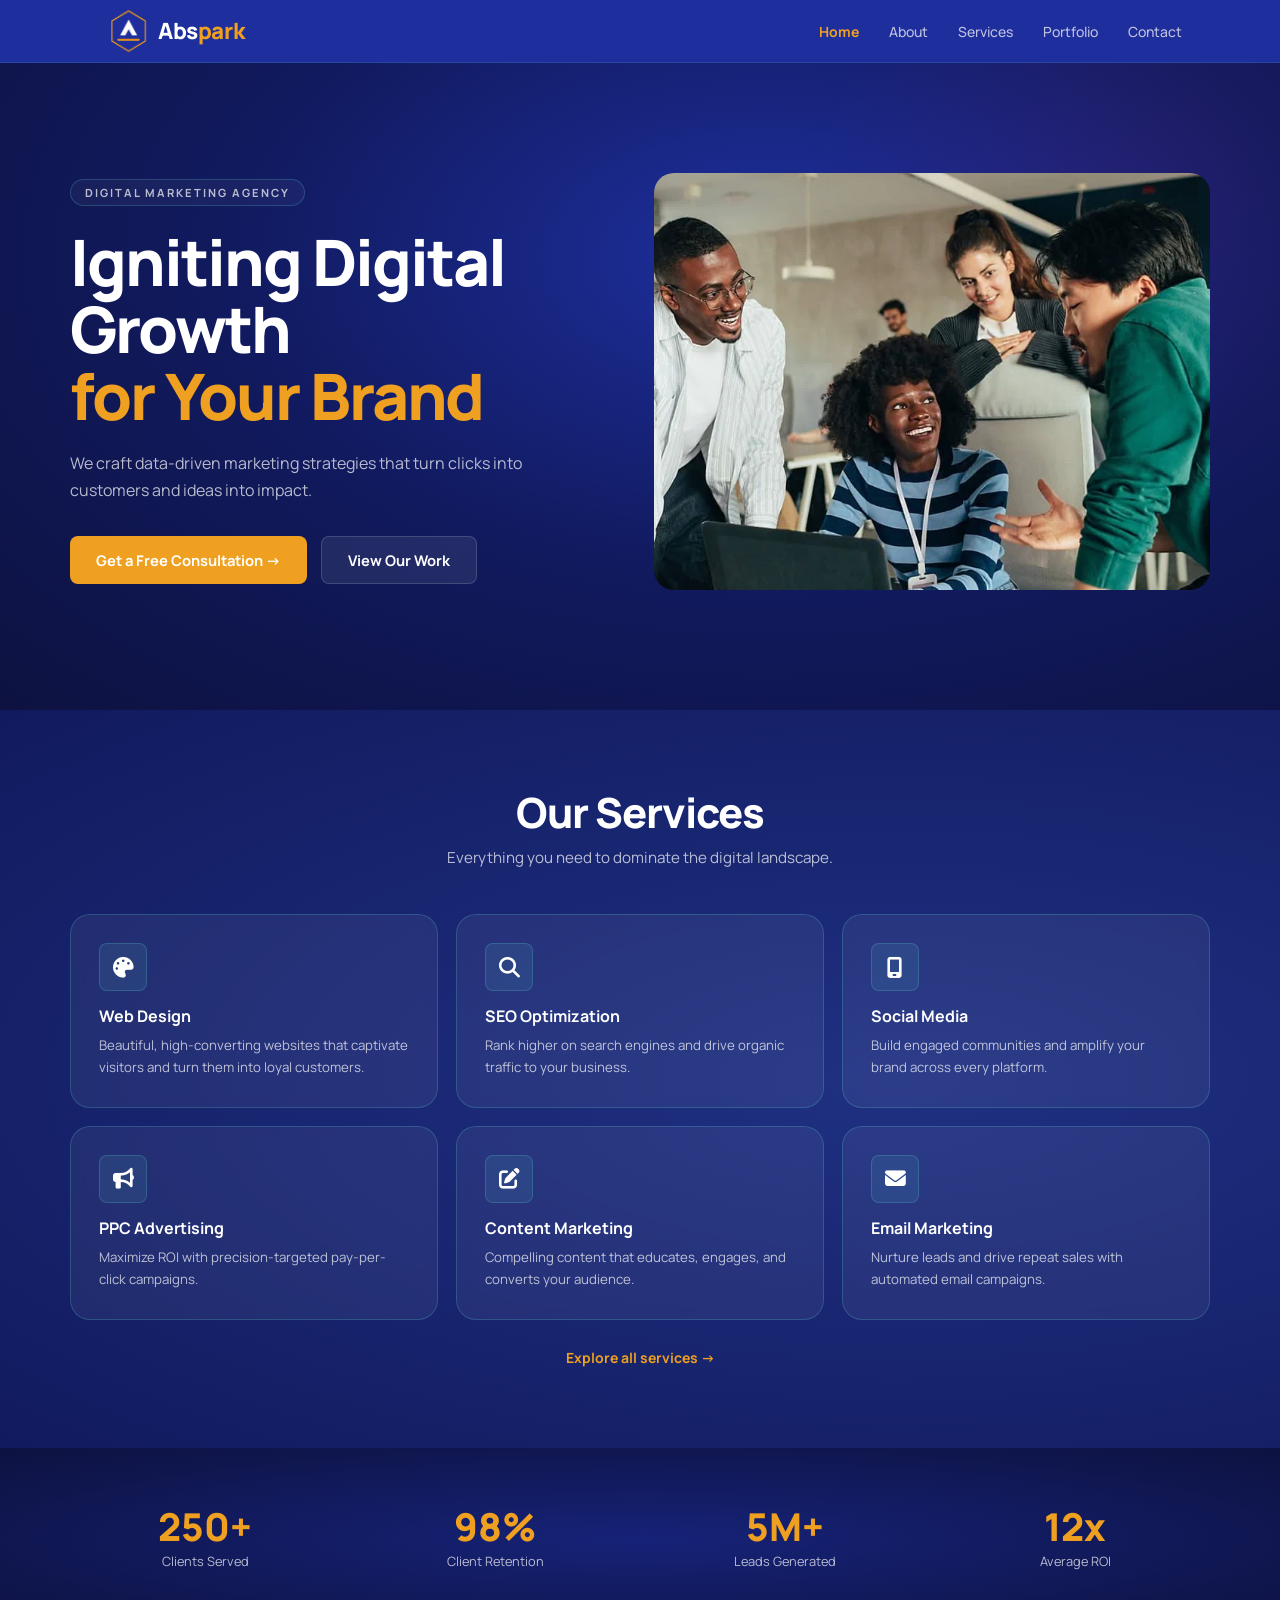
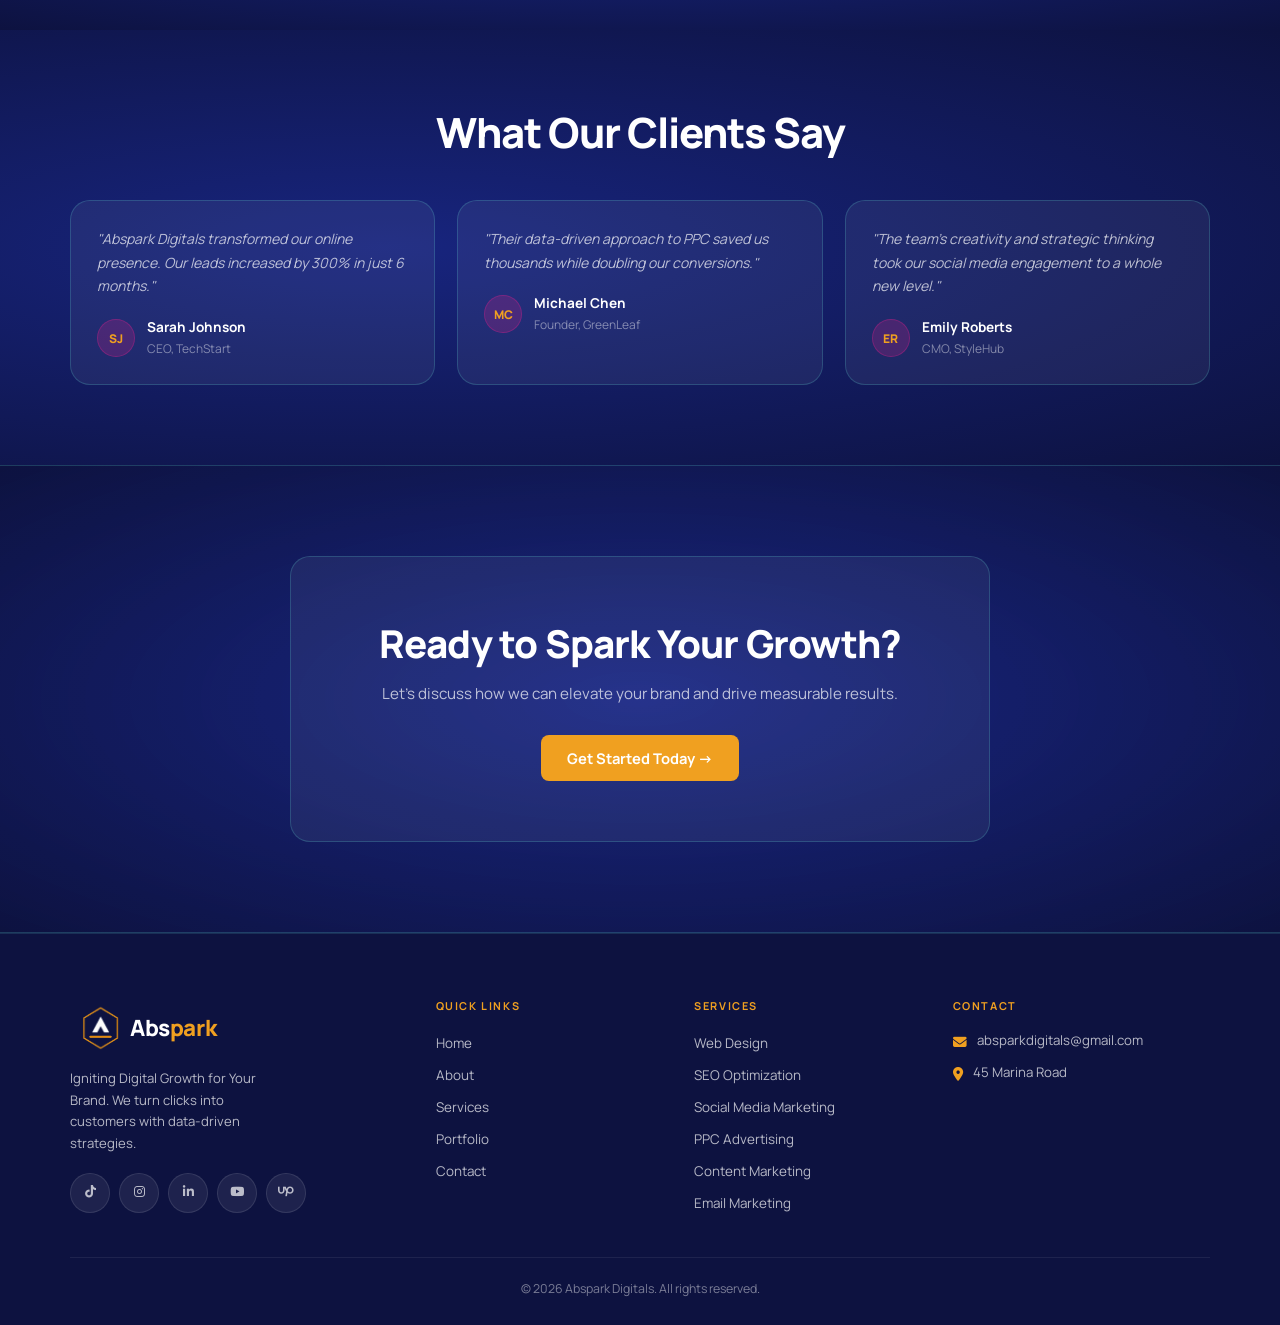
<file: index.html>
<!DOCTYPE html>
<html lang="en">

<head>
  <meta charset="UTF-8" />
  <meta name="viewport" content="width=device-width, initial-scale=1.0" />
  <title>Abspark Digitals – Igniting Digital Growth</title>
  <link rel="stylesheet" href="style.css" />
  <link rel="stylesheet" href="https://cdnjs.cloudflare.com/ajax/libs/font-awesome/6.5.1/css/all.min.css"
    integrity="sha512-DTOQO9RWCH3ppGqcWaEA1BIZOC6xxalwEsw9c2QQeAIftl+Vegovlnee1c9QX4TctnWMn13TZye+giMm8e2LwA=="
    crossorigin="anonymous" referrerpolicy="no-referrer" />
  <style>
    /* ─── HOME HERO ─── */
    .home-hero {
      background: radial-gradient(ellipse at 60% 30%, var(--color-deep-crimson) 0%, var(--color-dark-maroon) 50%, var(--color-deep-black) 100%);
      padding: 110px 28px 120px;
      position: relative;
      overflow: hidden;

    }

    .home-hero .hero-grid {
      display: grid;
      grid-template-columns: 1fr 1fr;
      gap: 28px;
      align-items: center;
    }

    .home-hero .hero-visual {
      display: flex;
      justify-content: flex-end;
    }

    .home-hero .hero-image {
      width: 100%;
      max-width: 860px;
      aspect-ratio: 4 / 3;
      height: auto;
      display: block;
      object-fit: cover;
      /* flip to the other way round */
      transform: scaleX(-1);
      border-radius: 20px;
    }

    .home-hero .hero-copy {
      max-width: 640px;
    }

    @media (max-width: 860px) {
      .home-hero .hero-grid {
        grid-template-columns: 1fr;
      }

      .home-hero .hero-visual {
        justify-content: flex-start;
        margin-top: 24px;
      }

      .home-hero .hero-image {
        max-width: 100%;
      }
    }


    .home-hero::after {
      content: '';
      position: absolute;
      width: 700px;
      height: 700px;
      border-radius: 50%;
      background: radial-gradient(circle, rgba(233, 30, 140, 0.07) 0%, transparent 65%);
      top: -200px;
      right: -200px;
      pointer-events: none;
    }

    .home-hero .container {
      position: relative;
      z-index: 1;
    }

    .home-hero h1 {
      font-size: clamp(2.6rem, 5.5vw, 4rem);
      font-weight: 800;
      letter-spacing: -2px;
      line-height: 1.05;
      max-width: 640px;
    }

    .home-hero h1 span {
      color: var(--color-hot-pink);
      display: block;
    }

    .home-hero p {
      margin-top: 20px;
      font-size: 1rem;
      color: var(--color-white-70);
      max-width: 480px;
      line-height: 1.7;
    }

    .hero-btns {
      display: flex;
      gap: 14px;
      margin-top: 32px;
      flex-wrap: wrap;
    }

    /* ─── SERVICES GRID ─── */
    .services-grid {
      display: grid;
      grid-template-columns: repeat(3, 1fr);
      gap: 18px;
      margin-top: 44px;
    }

    .services-grid .card:nth-child(4),
    .services-grid .card:nth-child(5) {
      /* last row 2 cards */
    }

    .service-card .icon-box {
      margin-bottom: 14px;
    }

    .service-card h3 {
      font-size: 1rem;
      font-weight: 700;
      margin-bottom: 8px;
    }

    .service-card p {
      font-size: 0.83rem;
    }

    .explore-link {
      display: inline-flex;
      align-items: center;
      gap: 6px;
      color: var(--color-hot-pink);
      font-size: 0.875rem;
      font-weight: 700;
      text-decoration: none;
      margin-top: 28px;
      transition: gap var(--transition);
    }

    .explore-link:hover {
      gap: 10px;
    }

    /* ─── TESTIMONIALS ─── */
    .testi-grid {
      display: grid;
      grid-template-columns: repeat(3, 1fr);
      gap: 22px;
      margin-top: 44px;
    }

    .testi-card {
      background: var(--card-bg);
      border: 1px solid var(--card-border);
      border-radius: var(--radius-lg);
      padding: 26px;
    }

    .testi-card blockquote {
      font-size: 0.875rem;
      color: var(--color-white-70);
      line-height: 1.7;
      font-style: italic;
      margin-bottom: 20px;
    }

    .testi-author {
      display: flex;
      align-items: center;
      gap: 12px;
    }

    .avatar {
      width: 38px;
      height: 38px;
      border-radius: 50%;
      background: rgba(233, 30, 140, 0.20);
      border: 1px solid rgba(233, 30, 140, 0.30);
      display: flex;
      align-items: center;
      justify-content: center;
      font-size: 0.75rem;
      font-weight: 800;
      color: var(--color-hot-pink);
      flex-shrink: 0;
    }

    .testi-author strong {
      font-size: 0.85rem;
      display: block;
    }

    .testi-author span {
      font-size: 0.75rem;
      color: var(--color-white-45);
    }

    @media (max-width: 860px) {
      .services-grid {
        grid-template-columns: repeat(2, 1fr);
      }

      .testi-grid {
        grid-template-columns: 1fr;
      }
    }

    @media (max-width: 560px) {
      .services-grid {
        grid-template-columns: 1fr;
      }
    }
  </style>
</head>

<body>

  <!-- NAV -->
  <nav>
    <div class="nav-inner">

      <a href="index.html" class="logo" style="display: flex; align-items: center;"><img
          src="./images/WhatsApp_Image_2026-07-28_at_6.49.47_PM-removebg-preview.png" alt="" style="width: 60px;">
        Abs<span>park</span></a>


      <ul class="nav-links" id="navLinks">
        <li><a href="index.html" class="active">Home</a></li>
        <li><a href="about.html">About</a></li>
        <li><a href="services.html">Services</a></li>
        <li><a href="portfolio.html">Portfolio</a></li>
        <li><a href="contact.html">Contact</a></li>
        <!-- <li><a href="contact.html" class="btn-nav">Get a Free Quote</a></li> -->
      </ul>
      <button class="hamburger" onclick="toggleMenu()" aria-label="Menu">
        <span></span><span></span><span></span>
      </button>
    </div>
  </nav>

  <!-- HOME HERO -->
  <section class="home-hero">
    <div class="container">
      <div class="hero-grid">
        <div class="hero-copy">
          <div class="page-badge">Digital Marketing Agency</div>
          <h1>Igniting Digital Growth
            <span>for Your Brand</span>
          </h1>
          <p>We craft data-driven marketing strategies that turn clicks into customers and ideas into impact.</p>
          <div class="hero-btns">
            <a href="contact.html" class="btn btn-primary">Get a Free Consultation →</a>
            <a href="portfolio.html" class="btn btn-secondary">View Our Work</a>
          </div>
        </div>

        <div class="hero-visual" aria-hidden="true">
          <img src="./images/download.webp" alt="" class="hero-image" />
        </div>
      </div>
    </div>
  </section>

  <!-- SERVICES SECTION -->
  <section class="section section-mid">
    <div class="container">
      <div style="text-align:center; margin-bottom: 8px;">
        <p class="section-title">Our Services</p>
        <p class="section-sub" style="max-width:500px; margin-inline:auto;">Everything you need to dominate the digital
          landscape.</p>
      </div>
      <div class="services-grid">

        <div class="card service-card">
          <div class="icon-box"><i class="fas fa-palette"></i></div>
          <h3>Web Design</h3>
          <p>Beautiful, high-converting websites that captivate visitors and turn them into loyal customers.</p>
        </div>
        <div class="card service-card">
          <div class="icon-box"><i class="fas fa-magnifying-glass"></i></div>
          <h3>SEO Optimization</h3>
          <p>Rank higher on search engines and drive organic traffic to your business.</p>
        </div>
        <div class="card service-card">
          <div class="icon-box"><i class="fas fa-mobile-screen"></i></div>
          <h3>Social Media</h3>
          <p>Build engaged communities and amplify your brand across every platform.</p>
        </div>
        <div class="card service-card">
          <div class="icon-box"><i class="fas fa-bullhorn"></i></div>
          <h3>PPC Advertising</h3>
          <p>Maximize ROI with precision-targeted pay-per-click campaigns.</p>
        </div>
        <div class="card service-card">
          <div class="icon-box"><i class="fas fa-pen-to-square"></i></div>
          <h3>Content Marketing</h3>
          <p>Compelling content that educates, engages, and converts your audience.</p>
        </div>
        <div class="card service-card">
          <div class="icon-box"><i class="fas fa-envelope"></i></div>
          <h3>Email Marketing</h3>
          <p>Nurture leads and drive repeat sales with automated email campaigns.</p>
        </div>
      </div>
      <div style="text-align:center;">
        <a href="services.html" class="explore-link">Explore all services →</a>
      </div>
    </div>
  </section>

  <!-- STATS BAR -->
  <div class="stats-bar">
    <div class="container">
      <div class="stat-item">
        <span class="val">250+</span>
        <span class="lbl">Clients Served</span>
      </div>
      <div class="stat-item">
        <span class="val">98%</span>
        <span class="lbl">Client Retention</span>
      </div>
      <div class="stat-item">
        <span class="val">5M+</span>
        <span class="lbl">Leads Generated</span>
      </div>
      <div class="stat-item">
        <span class="val">12x</span>
        <span class="lbl">Average ROI</span>
      </div>
    </div>
  </div>

  <!-- TESTIMONIALS -->
  <section class="section section-dark">
    <div class="container">
      <div style="text-align:center;">
        <p class="section-title">What Our Clients Say</p>
      </div>
      <div class="testi-grid">
        <div class="testi-card">
          <blockquote>"Abspark Digitals transformed our online presence. Our leads increased by 300% in just 6 months."
          </blockquote>
          <div class="testi-author">
            <div class="avatar">SJ</div>
            <div>
              <strong>Sarah Johnson</strong>
              <span>CEO, TechStart</span>
            </div>
          </div>
        </div>
        <div class="testi-card">
          <blockquote>"Their data-driven approach to PPC saved us thousands while doubling our conversions."
          </blockquote>
          <div class="testi-author">
            <div class="avatar">MC</div>
            <div>
              <strong>Michael Chen</strong>
              <span>Founder, GreenLeaf</span>
            </div>
          </div>
        </div>
        <div class="testi-card">
          <blockquote>"The team's creativity and strategic thinking took our social media engagement to a whole new
            level."</blockquote>
          <div class="testi-author">
            <div class="avatar">ER</div>
            <div>
              <strong>Emily Roberts</strong>
              <span>CMO, StyleHub</span>
            </div>
          </div>
        </div>
      </div>
    </div>
  </section>

  <!-- CTA -->
  <section class="cta-band">
    <div class="cta-box">
      <h2>Ready to Spark Your Growth?</h2>
      <p>Let's discuss how we can elevate your brand and drive measurable results.</p>
      <a href="contact.html" class="btn btn-primary">Get Started Today →</a>
    </div>
  </section>

  <!-- FOOTER -->
  <footer>
    <div class="footer-grid">
      <div class="footer-brand">
        <a href="index.html" class="logo" style="display: flex; align-items: center;"><img
            src="./images/WhatsApp_Image_2026-07-28_at_6.49.47_PM-removebg-preview.png" alt="" style="width: 60px;">
          Abs<span>park</span></a>
        <p>Igniting Digital Growth for Your Brand. We turn clicks into customers with data-driven strategies.</p>
        <div class="socials">
          <a href="https://www.tiktok.com/@abspark.digitals?_r=1&_t=ZS-98Pm9xiYxRB" aria-label="TikTok" target="_blank"
            rel="noopener"><i class="fab fa-tiktok"></i></a>
          <a href="https://www.instagram.com/absparkdigitals1" aria-label="Instagram" target="_blank" rel="noopener"><i
              class="fab fa-instagram"></i></a>
          <a href="http://www.linkedin.com/in/yusuffabubakarikeoluwa" aria-label="LinkedIn" target="_blank"
            rel="noopener"><i class="fab fa-linkedin-in"></i></a>
          <a href="https://www.youtube.com/@AbsparkDigitals" aria-label="YouTube" target="_blank" rel="noopener"><i
              class="fab fa-youtube"></i></a>
          <a href="https://www.upwork.com/freelancers/~01b91fa223d00d0dec" aria-label="Upwork" target="_blank"
            rel="noopener"><i class="fab fa-upwork"></i></a>
        </div>
      </div>
      <div class="footer-col">
        <h4>Quick Links</h4>
        <ul>
          <li><a href="index.html">Home</a></li>
          <li><a href="about.html">About</a></li>
          <li><a href="services.html">Services</a></li>
          <li><a href="portfolio.html">Portfolio</a></li>
          <li><a href="contact.html">Contact</a></li>
        </ul>
      </div>
      <div class="footer-col">
        <h4>Services</h4>
        <ul>
          <li><a href="services.html">Web Design</a></li>
          <li><a href="services.html">SEO Optimization</a></li>
          <li><a href="services.html">Social Media Marketing</a></li>
          <li><a href="services.html">PPC Advertising</a></li>
          <li><a href="services.html">Content Marketing</a></li>
          <li><a href="services.html">Email Marketing</a></li>
        </ul>
      </div>
      <div class="footer-col">
        <h4>Contact</h4>
        <div class="contact-row"><span class="ico"><i
              class="fas fa-envelope"></i></span><span>absparkdigitals@gmail.com</span></div>
        <!-- <div class="contact-row"><span class="ico"><i class="fas fa-phone"></i></span><span>+1 (555) 123-4567</span></div> -->
        <div class="contact-row"><span class="ico"><i class="fas fa-location-dot"></i></span><span>45 Marina Road</span>
        </div>
      </div>
    </div>
    <p class="footer-bottom">© 2026 Abspark Digitals. All rights reserved.</p>
  </footer>

  <script>
    function toggleMenu() {
      document.getElementById('navLinks').classList.toggle('open');
    }
  </script>
</body>

</html>
</file>
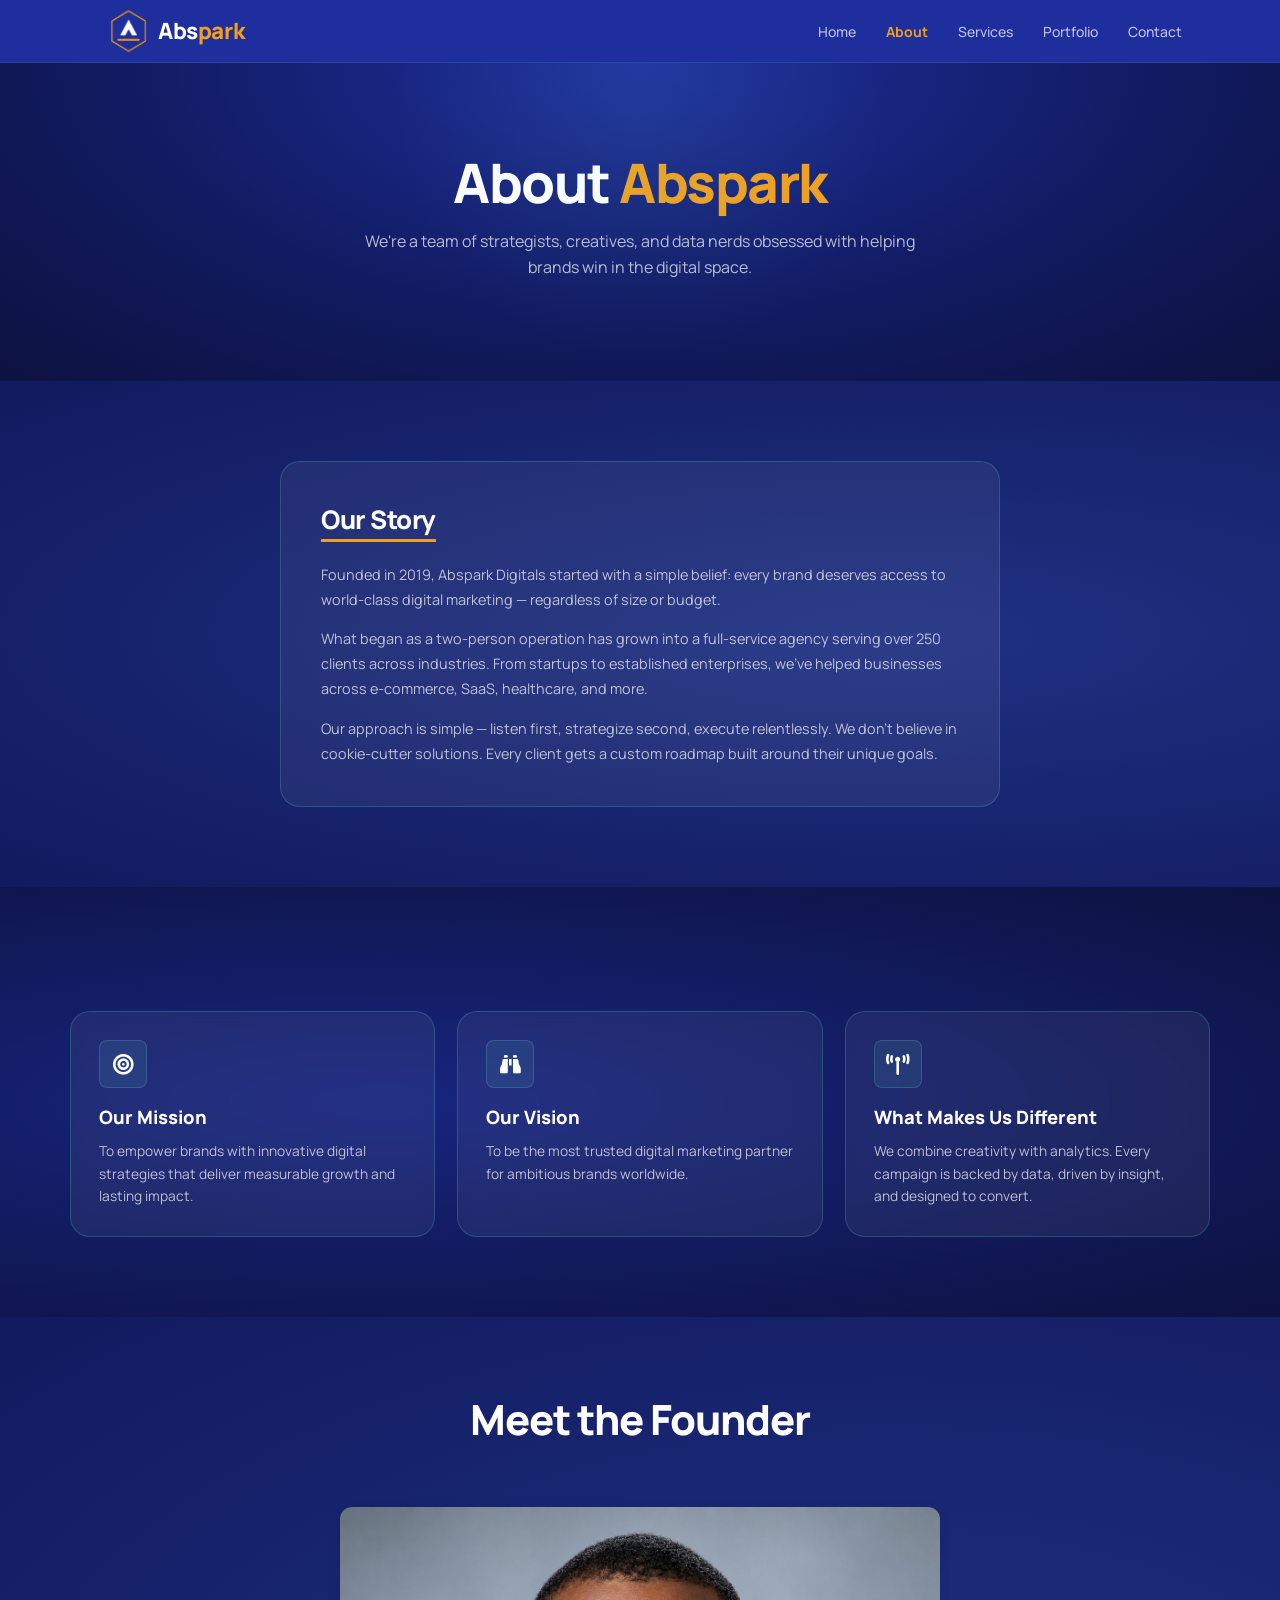
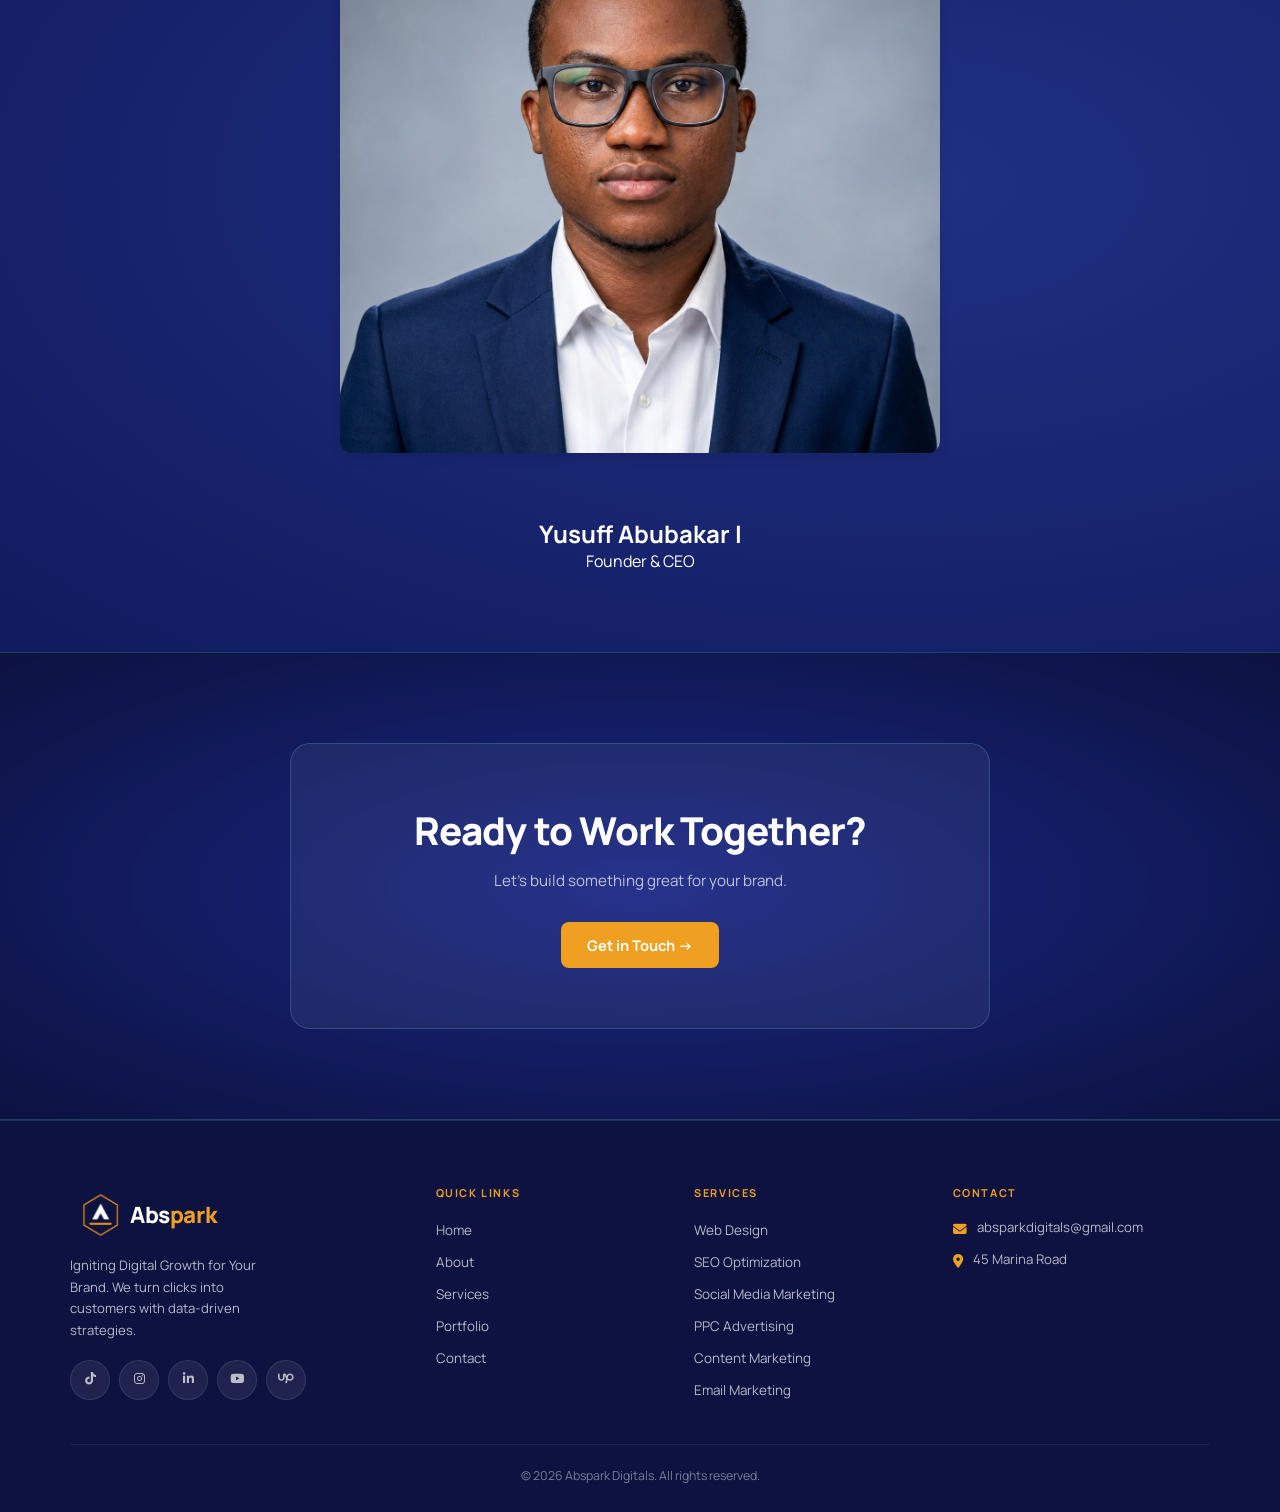
<file: about.html>
<!DOCTYPE html>
<html lang="en">

<head>
  <meta charset="UTF-8" />
  <meta name="viewport" content="width=device-width, initial-scale=1.0" />
  <title>About – Abspark Digitals</title>
  <link rel="stylesheet" href="style.css" />
  <link rel="stylesheet" href="https://cdnjs.cloudflare.com/ajax/libs/font-awesome/6.5.1/css/all.min.css"
    integrity="sha512-DTOQO9RWCH3ppGqcWaEA1BIZOC6xxalwEsw9c2QQeAIftl+Vegovlnee1c9QX4TctnWMn13TZye+giMm8e2LwA=="
    crossorigin="anonymous" referrerpolicy="no-referrer" />
  <style>
    .story-card {
      background: var(--card-bg);
      border: 1px solid var(--card-border);
      border-radius: var(--radius-lg);
      padding: 40px;
      max-width: 720px;
      margin: 0 auto;
    }

    .story-card h2 {
      font-size: 1.6rem;
      font-weight: 800;
      margin-bottom: 20px;
      letter-spacing: -0.5px;
    }

    .story-card h2 span {
      display: inline-block;
      border-bottom: 3px solid var(--color-hot-pink);
      padding-bottom: 2px;
    }

    .story-card p {
      font-size: 0.9rem;
      color: var(--color-white-70);
      line-height: 1.75;
      margin-bottom: 14px;
    }

    .story-card p:last-child {
      margin-bottom: 0;
    }

    .pillars-grid {
      display: grid;
      grid-template-columns: repeat(3, 1fr);
      gap: 22px;
      margin-top: 44px;
    }

    .team-grid {
      display: grid;
      grid-template-columns: repeat(4, 1fr);
      gap: 22px;
      margin-top: 44px;
    }

    .team-card {
      background: var(--card-bg);
      border: 1px solid var(--card-border);
      border-radius: var(--radius-lg);
      padding: 28px 20px;
      text-align: center;
    }

    .team-avatar {
      width: 68px;
      height: 68px;
      border-radius: 50%;
      background: rgba(233, 30, 140, 0.15);
      border: 2px solid rgba(233, 30, 140, 0.30);
      display: flex;
      align-items: center;
      justify-content: center;
      font-size: 1rem;
      font-weight: 800;
      color: var(--color-hot-pink);
      margin: 0 auto 16px;
    }

    .team-card h3 {
      font-size: 0.95rem;
      font-weight: 700;
    }

    .team-card span {
      font-size: 0.78rem;
      color: var(--color-white-45);
      display: block;
      margin-top: 4px;
    }

    @media (max-width: 860px) {
      .pillars-grid {
        grid-template-columns: 1fr;
      }

      .team-grid {
        grid-template-columns: repeat(2, 1fr);
      }
    }

    @media (max-width: 500px) {
      .team-grid {
        grid-template-columns: repeat(2, 1fr);
      }
    }
  </style>
</head>

<body>

  <nav>
    <div class="nav-inner">
      <a href="index.html" class="logo" style="display: flex; align-items: center;"><img
          src="./images/WhatsApp_Image_2026-07-28_at_6.49.47_PM-removebg-preview.png" alt="" style="width: 60px;">
        Abs<span>park</span>
      </a>

      <ul class="nav-links" id="navLinks">
        <li><a href="index.html">Home</a></li>
        <li><a href="about.html" class="active">About</a></li>
        <li><a href="services.html">Services</a></li>
        <li><a href="portfolio.html">Portfolio</a></li>
        <li><a href="contact.html">Contact</a></li>
        <!-- <li><a href="contact.html" class="btn-nav">Get   a Free Quote</a></li> -->
      </ul>
      <button class="hamburger" onclick="toggleMenu()" aria-label="Menu">
        <span></span><span></span><span></span>
      </button>
    </div>
  </nav>

  <!-- HERO -->
  <section class="page-hero">
    <h1>About <span>Abspark</span></h1>
    <p>We're a team of strategists, creatives, and data nerds obsessed with helping brands win in the digital space.</p>
  </section>

  <!-- OUR STORY -->
  <section class="section section-mid">
    <div class="container">
      <div class="story-card">
        <h2><span>Our Story</span></h2>
        <p>Founded in 2019, Abspark Digitals started with a simple belief: every brand deserves access to world-class
          digital marketing — regardless of size or budget.</p>
        <p>What began as a two-person operation has grown into a full-service agency serving over 250 clients across
          industries. From startups to established enterprises, we've helped businesses across e-commerce, SaaS,
          healthcare, and more.</p>
        <p>Our approach is simple — listen first, strategize second, execute relentlessly. We don't believe in
          cookie-cutter solutions. Every client gets a custom roadmap built around their unique goals.</p>
      </div>
    </div>
  </section>

  <!-- PILLARS -->
  <section class="section section-dark">
    <div class="container">
      <div class="pillars-grid">
        <div class="card">
          <div class="icon-box"><i class="fas fa-bullseye"></i></div>
          <h3>Our Mission</h3>
          <p>To empower brands with innovative digital strategies that deliver measurable growth and lasting impact.</p>
        </div>
        <div class="card">
          <div class="icon-box"><i class="fas fa-binoculars"></i></div>
          <h3>Our Vision</h3>
          <p>To be the most trusted digital marketing partner for ambitious brands worldwide.</p>
        </div>
        <div class="card">
          <div class="icon-box"><i class="fas fa-broadcast-tower"></i></div>
          <h3>What Makes Us Different</h3>
          <p>We combine creativity with analytics. Every campaign is backed by data, driven by insight, and designed to
            convert.</p>
        </div>
      </div>
    </div>
  </section>

  <!-- TEAM -->
  <section class="section section-mid">
    <div class="container">

      <div style="text-align:center;">
        <h2 class="section-title">Meet the Founder</h2>
        <!-- <p class="section-sub">The people behind the spark.</p> -->
      </div>


      <div>
        <img src="./images/ChatGPT Image Jul 28, 2026, 04_30_57 PM.png" alt="Alex Rivera"
          style="width: 100%; max-width: 600px; display: block; margin: 4em auto; border-radius: 12px; box-shadow: 0 4px 12px rgba(0, 0, 0, 0.1); " />
        <div style="text-align:center; margin-top: 1em;">
          <h2>Yusuff Abubakar I</h2>
          <span>Founder &amp; CEO</span>
        </div>
      </div>
      <!-- <div class="team-grid">
        <div class="team-card">
          <div class="team-avatar">AR</div>
          <h3>Alex Rivera</h3>
          <span>Founder &amp; CEO</span>
        </div>
        <div class="team-card">
          <div class="team-avatar">PS</div>
          <h3>Priya Sharma</h3>
          <span>Head of Strategy</span>
        </div>
        <div class="team-card">
          <div class="team-avatar">DK</div>
          <h3>David Kim</h3>
          <span>Creative Director</span>
        </div>
        <div class="team-card">
          <div class="team-avatar">LT</div>
          <h3>Lisa Thompson</h3>
          <span>PPC Lead</span>
        </div>
      </div> -->
    </div>
  </section>

  <!-- CTA -->
  <section class="cta-band">
    <div class="cta-box">
      <h2>Ready to Work Together?</h2>
      <p>Let's build something great for your brand.</p>
      <a href="contact.html" class="btn btn-primary">Get in Touch →</a>
    </div>
  </section>

  <!-- FOOTER -->
  <footer>
    <div class="footer-grid">
      <div class="footer-brand">
        <a href="index.html" class="logo" style="display: flex; align-items: center;"><img
            src="./images/WhatsApp_Image_2026-07-28_at_6.49.47_PM-removebg-preview.png" alt="" style="width: 60px;">
          Abs<span>park</span></a>
        <p>Igniting Digital Growth for Your Brand. We turn clicks into customers with data-driven strategies.</p>

        <div class="socials">
          <a href="https://www.tiktok.com/@abspark.digitals?_r=1&_t=ZS-98Pm9xiYxRB" aria-label="TikTok" target="_blank"
            rel="noopener"><i class="fab fa-tiktok"></i></a>
          <a href="https://www.instagram.com/absparkdigitals1" aria-label="Instagram" target="_blank" rel="noopener"><i
              class="fab fa-instagram"></i></a>
          <a href="http://www.linkedin.com/in/yusuffabubakarikeoluwa" aria-label="LinkedIn" target="_blank"
            rel="noopener"><i class="fab fa-linkedin-in"></i></a>
          <a href="https://www.youtube.com/@AbsparkDigitals" aria-label="YouTube" target="_blank" rel="noopener"><i
              class="fab fa-youtube"></i></a>
          <a href="https://www.upwork.com/freelancers/~01b91fa223d00d0dec" aria-label="Upwork" target="_blank"
            rel="noopener"><i class="fab fa-upwork"></i></a>
        </div>


      </div>
      <div class="footer-col">
        <h4>Quick Links</h4>
        <ul>
          <li><a href="index.html">Home</a></li>
          <li><a href="about.html">About</a></li>
          <li><a href="services.html">Services</a></li>
          <li><a href="portfolio.html">Portfolio</a></li>
          <li><a href="contact.html">Contact</a></li>
        </ul>
      </div>
      <div class="footer-col">
        <h4>Services</h4>
        <ul>
          <li><a href="services.html">Web Design</a></li>
          <li><a href="services.html">SEO Optimization</a></li>
          <li><a href="services.html">Social Media Marketing</a></li>
          <li><a href="services.html">PPC Advertising</a></li>
          <li><a href="services.html">Content Marketing</a></li>
          <li><a href="services.html">Email Marketing</a></li>
        </ul>
      </div>
      <div class="footer-col">
        <h4>Contact</h4>
        <div class="contact-row"><span class="ico"><i
              class="fas fa-envelope"></i></span><span>absparkdigitals@gmail.com</span></div>
        <!-- <div class="contact-row"><span class="ico"><i class="fas fa-phone"></i></span><span>+1 (555) 123-4567</span></div> -->
        <div class="contact-row"><span class="ico"><i class="fas fa-location-dot"></i></span><span>45 Marina Road</span>
        </div>
      </div>
    </div>
    <p class="footer-bottom">© 2026 Abspark Digitals. All rights reserved.</p>
  </footer>

  <script>
    function toggleMenu() {
      document.getElementById('navLinks').classList.toggle('open');
    }
  </script>
</body>

</html>
</file>
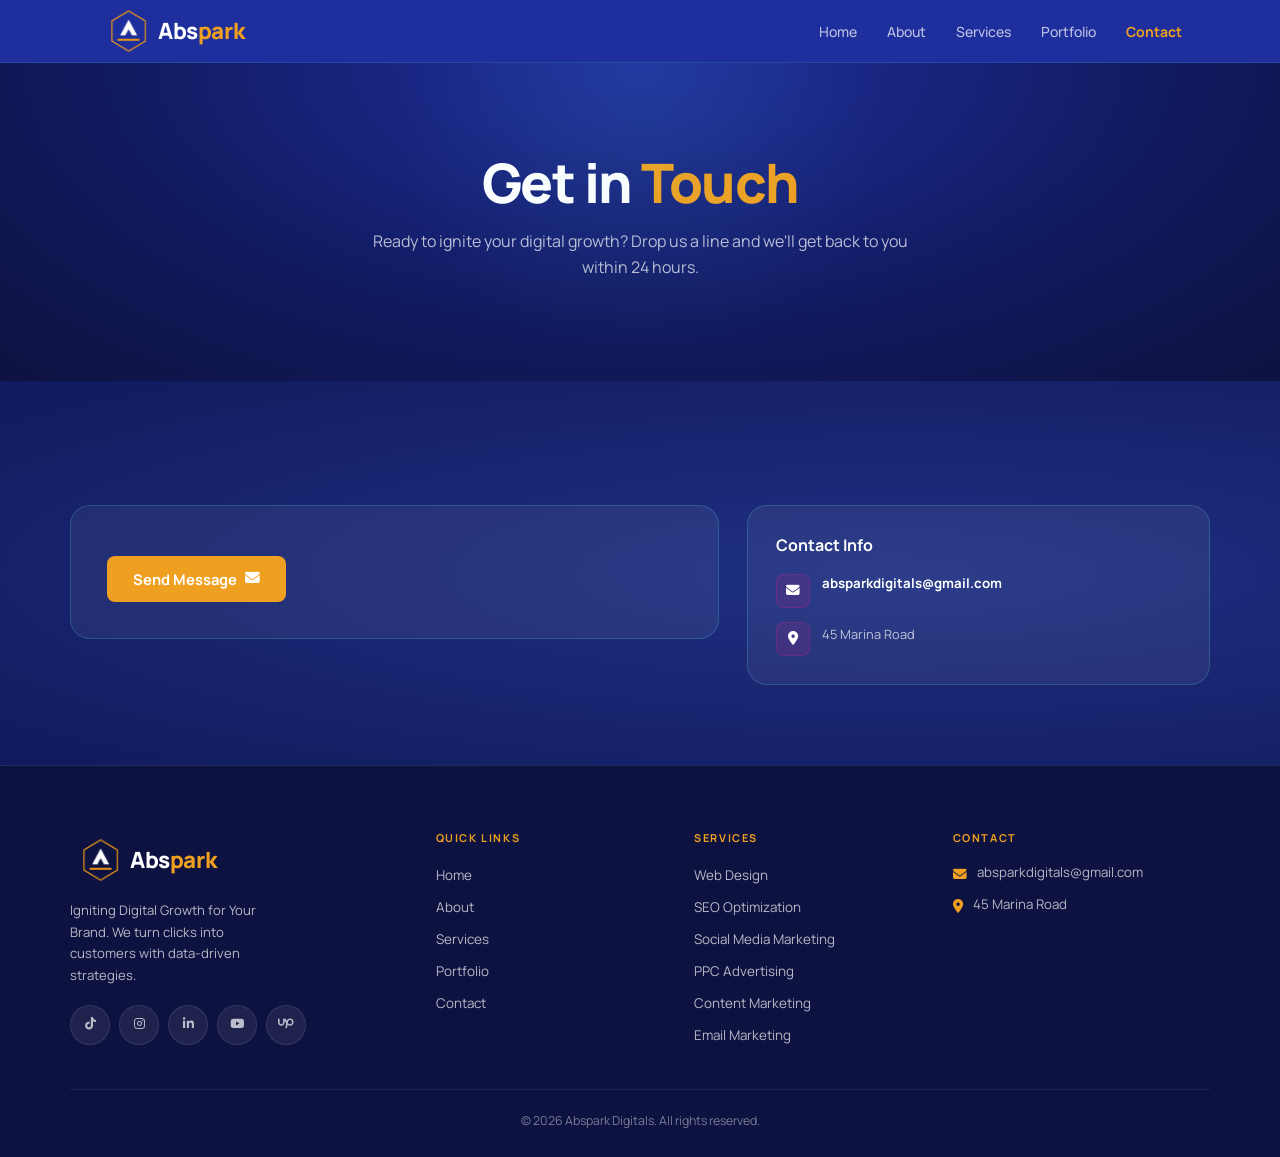
<file: contact.html>
<!DOCTYPE html>
<html lang="en">

<head>
  <meta charset="UTF-8" />
  <meta name="viewport" content="width=device-width, initial-scale=1.0" />
  <title>Contact – Abspark Digitals</title>
  <link rel="stylesheet" href="style.css" />
  <link rel="stylesheet" href="https://cdnjs.cloudflare.com/ajax/libs/font-awesome/6.5.1/css/all.min.css"
    integrity="sha512-DTOQO9RWCH3ppGqcWaEA1BIZOC6xxalwEsw9c2QQeAIftl+Vegovlnee1c9QX4TctnWMn13TZye+giMm8e2LwA=="
    crossorigin="anonymous" referrerpolicy="no-referrer" />
  <style>
    .contact-layout {
      display: grid;
      grid-template-columns: 1.4fr 1fr;
      gap: 28px;
      margin-top: 44px;
      align-items: start;
    }

    /* Make mailto link look like the original submit button */
    .contact-send {
      width: fit-content;
      display: inline-flex;
      align-items: center;
      justify-content: center;
      margin-top: 14px;
    }

    /* Form card */
    .form-card {
      background: var(--card-bg);
      border: 1px solid var(--card-border);
      border-radius: var(--radius-lg);
      padding: 36px;
    }

    /* Info sidebar */
    .info-sidebar {
      display: flex;
      flex-direction: column;
      gap: 20px;
    }

    .info-card {
      background: var(--card-bg);
      border: 1px solid var(--card-border);
      border-radius: var(--radius-lg);
      padding: 28px;
    }

    .info-card h3 {
      font-size: 1rem;
      font-weight: 700;
      margin-bottom: 18px;
      color: var(--color-white);
    }

    .info-item {
      display: flex;
      align-items: flex-start;
      gap: 12px;
      margin-bottom: 14px;
    }

    .info-item:last-child {
      margin-bottom: 0;
    }

    .info-ico {
      width: 34px;
      height: 34px;
      border-radius: var(--radius-sm);
      background: rgba(233, 30, 140, 0.12);
      border: 1px solid rgba(233, 30, 140, 0.22);
      display: flex;
      align-items: center;
      justify-content: center;
      font-size: 0.85rem;
      flex-shrink: 0;
    }

    .info-text strong {
      font-size: 0.83rem;
      display: block;
      color: var(--color-white);
    }

    .info-text span {
      font-size: 0.8rem;
      color: var(--color-white-70);
    }

    /* Follow Us social */
    .follow-socials {
      display: flex;
      gap: 10px;
      margin-top: 4px;
    }

    .follow-socials a {
      width: 38px;
      height: 38px;
      border-radius: 50%;
      background: rgba(255, 255, 255, 0.07);
      border: 1px solid rgba(255, 255, 255, 0.10);
      display: flex;
      align-items: center;
      justify-content: center;
      color: var(--color-white-70);
      text-decoration: none;
      font-size: 0.78rem;
      font-weight: 700;
      transition: background var(--transition), border-color var(--transition), color var(--transition);
    }

    .follow-socials a:hover {
      background: var(--color-hot-pink);
      border-color: var(--color-hot-pink);
      color: var(--color-white);
    }

    /* Map placeholder */
    .map-card {
      background: rgba(255, 255, 255, 0.03);
      border: 1px solid var(--card-border);
      border-radius: var(--radius-lg);
      height: 180px;
      display: flex;
      flex-direction: column;
      align-items: center;
      justify-content: center;
      gap: 8px;
      color: var(--color-white-45);
      font-size: 0.82rem;
    }

    .map-card span {
      font-size: 1.5rem;
    }

    /* Success banner */
    .success-banner {
      display: none;
      background: rgba(233, 30, 140, 0.12);
      border: 1px solid rgba(233, 30, 140, 0.30);
      border-radius: var(--radius-md);
      padding: 14px 18px;
      font-size: 0.875rem;
      color: var(--color-hot-pink);
      margin-bottom: 20px;
      font-weight: 600;
    }

    @media (max-width: 860px) {
      .contact-layout {
        grid-template-columns: 1fr;
      }
    }
  </style>
</head>

<body>

  <nav>
    <div class="nav-inner">
      <a href="index.html" class="logo" style="display: flex; align-items: center;"><img
          src="./images/WhatsApp_Image_2026-07-28_at_6.49.47_PM-removebg-preview.png" alt="" style="width: 60px;">
        Abs<span>park</span></a>
      <ul class="nav-links" id="navLinks">
        <li><a href="index.html">Home</a></li>
        <li><a href="about.html">About</a></li>
        <li><a href="services.html">Services</a></li>
        <li><a href="portfolio.html">Portfolio</a></li>
        <li><a href="contact.html" class="active">Contact</a></li>
        <!-- <li><a href="contact.html" class="btn-nav">Get a Free Quote</a></li> -->
      </ul>
      <button class="hamburger" onclick="toggleMenu()" aria-label="Menu">
        <span></span><span></span><span></span>
      </button>
    </div>
  </nav>

  <!-- HERO -->
  <section class="page-hero">
    <h1>Get in <span>Touch</span></h1>
    <p>Ready to ignite your digital growth? Drop us a line and we'll get back to you within 24 hours.</p>
  </section>

  <!-- CONTACT BODY -->
  <section class="section section-mid">
    <div class="container">
      <div class="contact-layout">

        <!-- FORM -->
        <div class="form-card">
          <div class="success-banner" id="successBanner">
            ✅ Message sent! We'll be in touch within 24 hours.
          </div>



          <!-- contact form -->

          <a class="btn btn-primary contact-send"
            href="mailto:absparkdigitals@gmail.com?subject=Message%20from%20Contact%20Page&body=Hi%20Abspark%20Digitals%2C%0A%0A">Send
            Message <i class="fas fa-envelope"></i></a>
        </div>

        <!-- SIDEBAR -->
        <div class="info-sidebar">

          <!-- Contact Info -->
          <div class="info-card">
            <h3>Contact Info</h3>
            <div class="info-item">
              <div class="info-ico"><i class="fas fa-envelope"></i></div>
              <div class="info-text">
                <strong>absparkdigitals@gmail.com</strong>
              </div>
            </div>
            <!-- <div class="info-item">
              <div class="info-ico"><i class="fas fa-phone"></i></div>
              <div class="info-text">
                <strong>+1 (555) 123-4567</strong>
              </div>
            </div> -->
            <div class="info-item">
              <div class="info-ico"><i class="fas fa-location-dot"></i></div>
              <div class="info-text">
                <!-- <strong>absparkdigital.shopifypartner.ca@gmail.com</strong> -->
                <span>45 Marina Road</span>
              </div>
            </div>
          </div>

          <!-- Follow Us -->
          <!-- <div class="info-card">
            <h3>Follow Us</h3>
            <div class="follow-socials">
              <a href="#" aria-label="Chat"><i class="fas fa-comment"></i></a>
              <a href="#" aria-label="Facebook"><i class="fab fa-facebook-f"></i></a>
              <a href="#" aria-label="Instagram"><i class="fab fa-instagram"></i></a>
              <a href="#" aria-label="LinkedIn"><i class="fab fa-linkedin-in"></i></a>
              <a href="#" aria-label="X"><i class="fab fa-x-twitter"></i></a>
            </div>
          </div> -->

          <!-- Map -->
          <!-- <div class="map-card">
            <i class="fas fa-location-dot"></i>
            Map placeholder
          </div> -->

        </div>
      </div>
    </div>
  </section>

  <!-- FOOTER -->
  <footer>
    <div class="footer-grid">
      <div class="footer-brand">
        <a href="index.html" class="logo" style="display: flex; align-items: center;"><img
            src="./images/WhatsApp_Image_2026-07-28_at_6.49.47_PM-removebg-preview.png" alt="" style="width: 60px;">
          Abs<span>park</span></a>
        <p>Igniting Digital Growth for Your Brand. We turn clicks into customers with data-driven strategies.</p>

        <div class="socials">
          <a href="https://www.tiktok.com/@abspark.digitals?_r=1&_t=ZS-98Pm9xiYxRB" aria-label="TikTok" target="_blank"
            rel="noopener"><i class="fab fa-tiktok"></i></a>
          <a href="https://www.instagram.com/absparkdigitals1" aria-label="Instagram" target="_blank" rel="noopener"><i
              class="fab fa-instagram"></i></a>
          <a href="http://www.linkedin.com/in/yusuffabubakarikeoluwa" aria-label="LinkedIn" target="_blank"
            rel="noopener"><i class="fab fa-linkedin-in"></i></a>
          <a href="https://www.youtube.com/@AbsparkDigitals" aria-label="YouTube" target="_blank" rel="noopener"><i
              class="fab fa-youtube"></i></a>
          <a href="https://www.upwork.com/freelancers/~01b91fa223d00d0dec" aria-label="Upwork" target="_blank"
            rel="noopener"><i class="fab fa-upwork"></i></a>
        </div>


      </div>
      <div class="footer-col">
        <h4>Quick Links</h4>
        <ul>
          <li><a href="index.html">Home</a></li>
          <li><a href="about.html">About</a></li>
          <li><a href="services.html">Services</a></li>
          <li><a href="portfolio.html">Portfolio</a></li>
          <li><a href="contact.html">Contact</a></li>
        </ul>
      </div>
      <div class="footer-col">
        <h4>Services</h4>
        <ul>
          <li><a href="services.html">Web Design</a></li>
          <li><a href="services.html">SEO Optimization</a></li>
          <li><a href="services.html">Social Media Marketing</a></li>
          <li><a href="services.html">PPC Advertising</a></li>
          <li><a href="services.html">Content Marketing</a></li>
          <li><a href="services.html">Email Marketing</a></li>
        </ul>
      </div>
      <div class="footer-col">
        <h4>Contact</h4>
        <div class="contact-row"><span class="ico"><i
              class="fas fa-envelope"></i></span><span>absparkdigitals@gmail.com</span></div>
        <!-- <div class="contact-row"><span class="ico"><i class="fas fa-phone"></i></span><span>+1 (555) 123-4567</span></div> -->
        <div class="contact-row"><span class="ico"><i class="fas fa-location-dot"></i></span><span>45 Marina Road</span>
        </div>
      </div>
    </div>
    <p class="footer-bottom">© 2026 Abspark Digitals. All rights reserved.</p>
  </footer>

  <script>
    function toggleMenu() {
      document.getElementById('navLinks').classList.toggle('open');
    }

  </script>
</body>

</html>
</file>
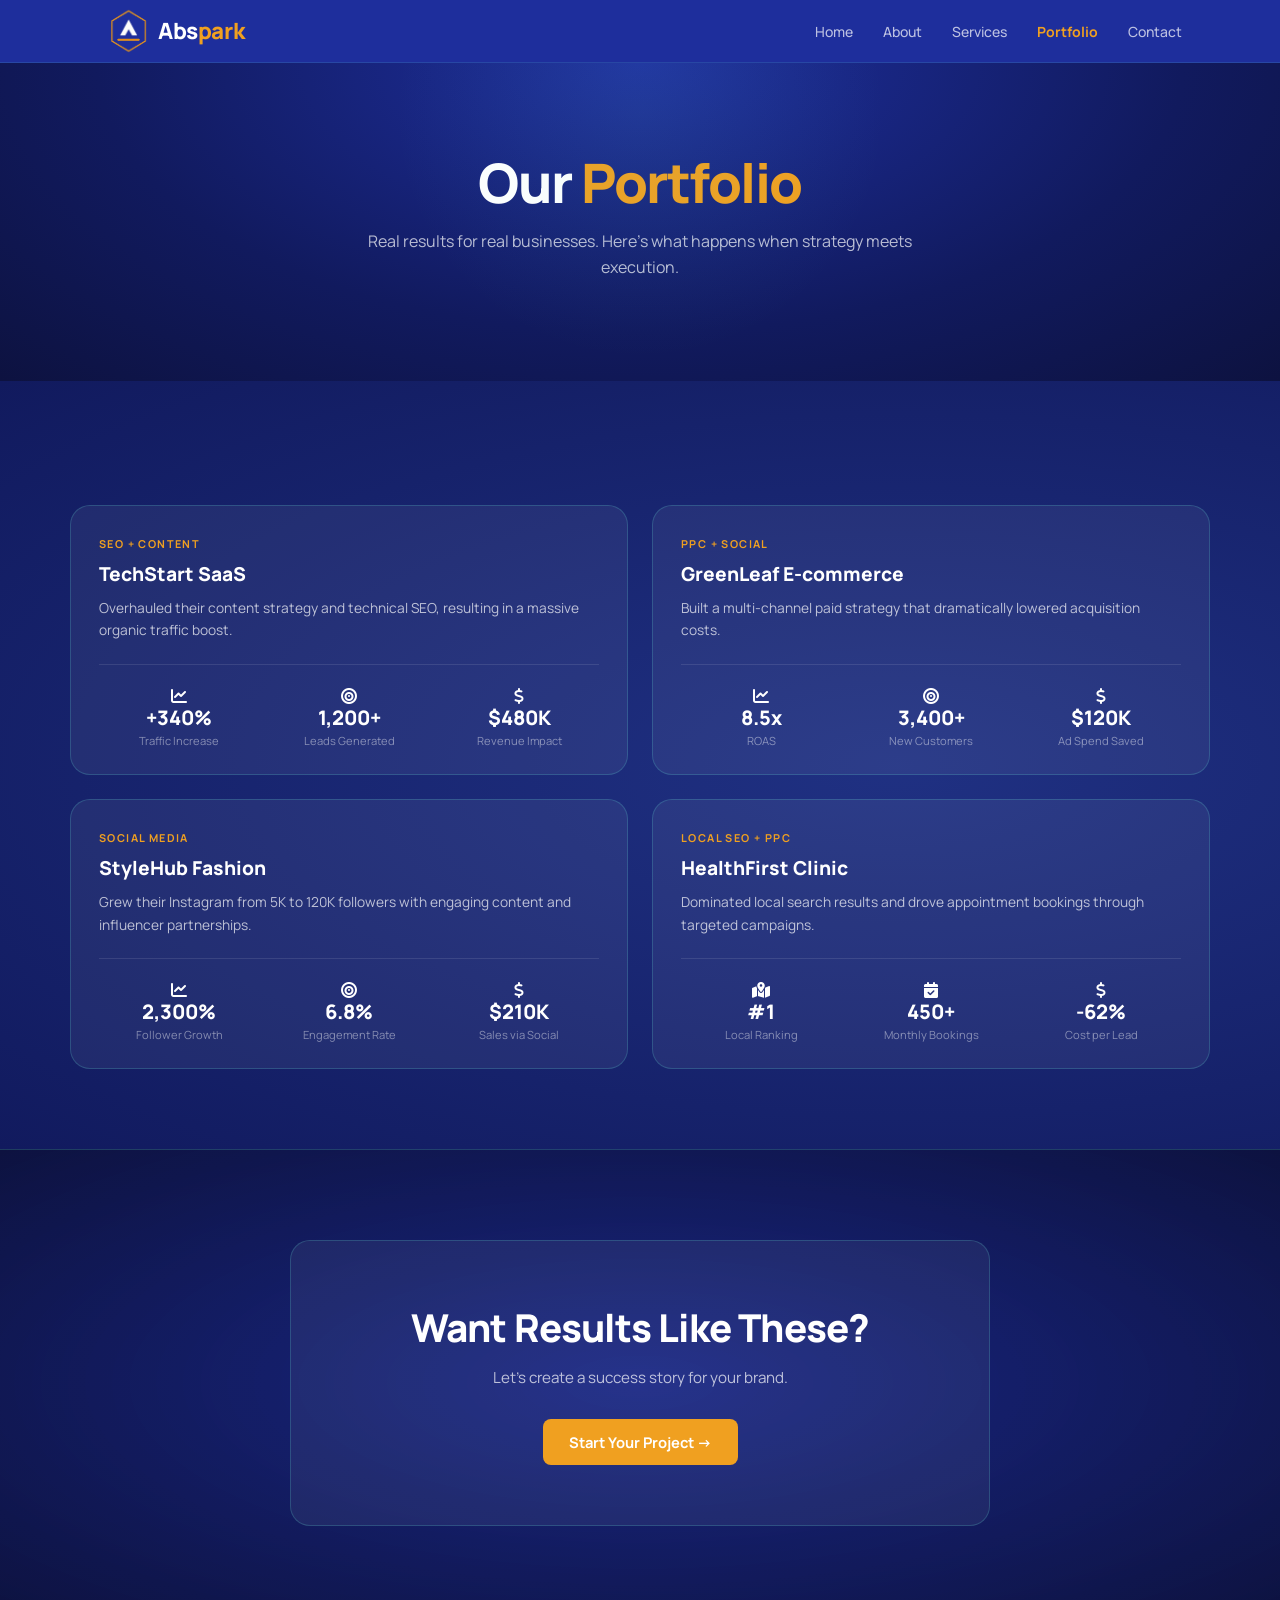
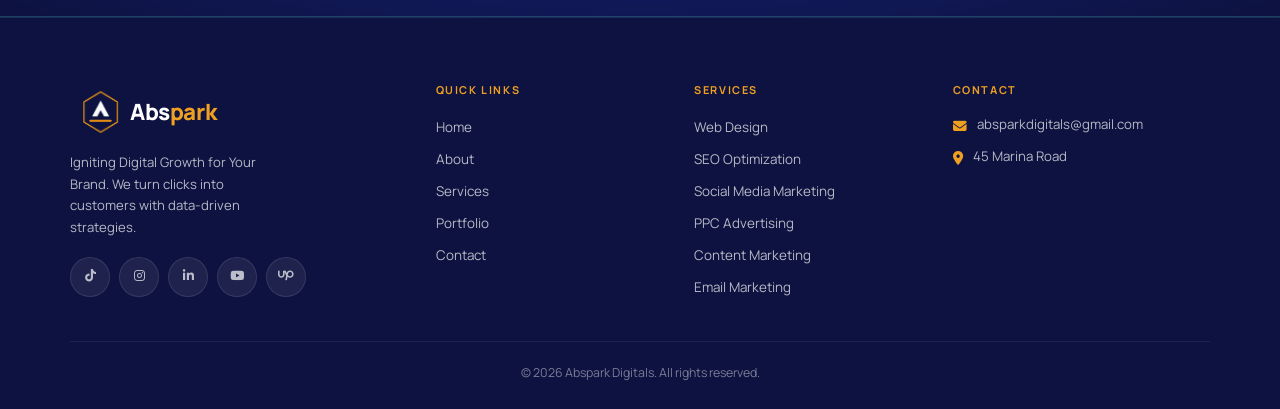
<file: portfolio.html>
<!DOCTYPE html>
<html lang="en">

<head>
  <meta charset="UTF-8" />
  <meta name="viewport" content="width=device-width, initial-scale=1.0" />
  <title>Portfolio – Abspark Digitals</title>
  <link rel="stylesheet" href="style.css" />
  <link rel="stylesheet" href="https://cdnjs.cloudflare.com/ajax/libs/font-awesome/6.5.1/css/all.min.css"
    integrity="sha512-DTOQO9RWCH3ppGqcWaEA1BIZOC6xxalwEsw9c2QQeAIftl+Vegovlnee1c9QX4TctnWMn13TZye+giMm8e2LwA=="
    crossorigin="anonymous" referrerpolicy="no-referrer" />
  <style>
    .portfolio-grid {
      display: grid;
      grid-template-columns: repeat(2, 1fr);
      gap: 24px;
      margin-top: 44px;
    }

    .portfolio-card {
      background: var(--card-bg);
      border: 1px solid var(--card-border);
      border-radius: var(--radius-lg);
      padding: 30px 28px 26px;
      transition: transform var(--transition), box-shadow var(--transition), border-color var(--transition);
    }

    .portfolio-card:hover {
      transform: translateY(-5px);
      box-shadow: 0 22px 54px rgba(0, 0, 0, 0.28);
      border-color: rgba(233, 30, 140, 0.32);
    }

    .portfolio-card .card-tag {
      font-size: 0.68rem;
      font-weight: 700;
      letter-spacing: 1.4px;
      text-transform: uppercase;
      color: var(--color-hot-pink);
      margin-bottom: 10px;
    }

    .portfolio-card h2 {
      font-size: 1.2rem;
      font-weight: 800;
      margin-bottom: 10px;
    }

    .portfolio-card>p {
      font-size: 0.86rem;
      color: var(--color-white-70);
      line-height: 1.65;
      margin-bottom: 22px;
    }

    .stats {
      display: grid;
      grid-template-columns: repeat(3, 1fr);
      gap: 10px;
    }

    .stat {
      text-align: center;
    }

    .stat-ico {
      font-size: 0.75rem;
      color: var(--color-hot-pink);
      margin-bottom: 5px;
    }

    .stat-val {
      display: block;
      font-size: 1.25rem;
      font-weight: 800;
      color: var(--color-white);
      line-height: 1.1;
    }

    .stat-lbl {
      display: block;
      font-size: 0.7rem;
      color: var(--color-white-45);
      margin-top: 4px;
    }

    @media (max-width: 700px) {
      .portfolio-grid {
        grid-template-columns: 1fr;
      }
    }
  </style>
</head>

<body>

  <nav>
    <div class="nav-inner">
      <a href="index.html" class="logo" style="display: flex; align-items: center;"><img
          src="./images/WhatsApp_Image_2026-07-28_at_6.49.47_PM-removebg-preview.png" alt="" style="width: 60px;">
        Abs<span>park</span>
      </a>

      <ul class="nav-links" id="navLinks">
        <li><a href="index.html">Home</a></li>
        <li><a href="about.html">About</a></li>
        <li><a href="services.html">Services</a></li>
        <li><a href="portfolio.html" class="active">Portfolio</a></li>
        <li><a href="contact.html">Contact</a></li>
        <!-- <li><a href="contact.html" class="btn-nav">Get a Free Quote</a></li> -->
      </ul>
      <button class="hamburger" onclick="toggleMenu()" aria-label="Menu">
        <span></span><span></span><span></span>
      </button>
    </div>
  </nav>

  <!-- HERO -->
  <section class="page-hero">
    <h1>Our <span>Portfolio</span></h1>
    <p>Real results for real businesses. Here's what happens when strategy meets execution.</p>
  </section>

  <!-- PORTFOLIO GRID -->
  <section class="section section-mid">
    <div class="container">
      <div class="portfolio-grid">

        <div class="portfolio-card">
          <div class="card-tag">SEO + Content</div>
          <h2>TechStart SaaS</h2>
          <p>Overhauled their content strategy and technical SEO, resulting in a massive organic traffic boost.</p>
          <div class="divider"></div>
          <div class="stats">
            <div class="stat">
              <i class="fas fa-chart-line"></i>
              <span class="stat-val">+340%</span>
              <span class="stat-lbl">Traffic Increase</span>
            </div>
            <div class="stat">
              <i class="fas fa-bullseye"></i>
              <span class="stat-val">1,200+</span>
              <span class="stat-lbl">Leads Generated</span>
            </div>
            <div class="stat">
              <i class="fas fa-dollar-sign"></i>
              <span class="stat-val">$480K</span>
              <span class="stat-lbl">Revenue Impact</span>
            </div>
          </div>
        </div>

        <div class="portfolio-card">
          <div class="card-tag">PPC + Social</div>
          <h2>GreenLeaf E-commerce</h2>
          <p>Built a multi-channel paid strategy that dramatically lowered acquisition costs.</p>
          <div class="divider"></div>
          <div class="stats">
            <div class="stat">
              <i class="fas fa-chart-line"></i>
              <span class="stat-val">8.5x</span>
              <span class="stat-lbl">ROAS</span>
            </div>
            <div class="stat">
              <i class="fas fa-bullseye"></i>
              <span class="stat-val">3,400+</span>
              <span class="stat-lbl">New Customers</span>
            </div>
            <div class="stat">
              <i class="fas fa-dollar-sign"></i>
              <span class="stat-val">$120K</span>
              <span class="stat-lbl">Ad Spend Saved</span>
            </div>
          </div>
        </div>

        <div class="portfolio-card">
          <div class="card-tag">Social Media</div>
          <h2>StyleHub Fashion</h2>
          <p>Grew their Instagram from 5K to 120K followers with engaging content and influencer partnerships.</p>
          <div class="divider"></div>
          <div class="stats">
            <div class="stat">
              <i class="fas fa-chart-line"></i>
              <span class="stat-val">2,300%</span>
              <span class="stat-lbl">Follower Growth</span>
            </div>
            <div class="stat">
              <i class="fas fa-bullseye"></i>
              <span class="stat-val">6.8%</span>
              <span class="stat-lbl">Engagement Rate</span>
            </div>
            <div class="stat">
              <i class="fas fa-dollar-sign"></i>
              <span class="stat-val">$210K</span>
              <span class="stat-lbl">Sales via Social</span>
            </div>
          </div>
        </div>

        <div class="portfolio-card">
          <div class="card-tag">Local SEO + PPC</div>
          <h2>HealthFirst Clinic</h2>
          <p>Dominated local search results and drove appointment bookings through targeted campaigns.</p>
          <div class="divider"></div>
          <div class="stats">
            <div class="stat">
              <i class="fas fa-map-location-dot"></i>
              <span class="stat-val">#1</span>
              <span class="stat-lbl">Local Ranking</span>
            </div>
            <div class="stat">
              <i class="fas fa-calendar-check"></i>
              <span class="stat-val">450+</span>
              <span class="stat-lbl">Monthly Bookings</span>
            </div>
            <div class="stat">
              <i class="fas fa-dollar-sign"></i>
              <span class="stat-val">-62%</span>
              <span class="stat-lbl">Cost per Lead</span>
            </div>
          </div>
        </div>

      </div>
    </div>
  </section>

  <!-- CTA -->
  <section class="cta-band">
    <div class="cta-box">
      <h2>Want Results Like These?</h2>
      <p>Let's create a success story for your brand.</p>
      <a href="contact.html" class="btn btn-primary">Start Your Project →</a>
    </div>
  </section>

  <!-- FOOTER -->
  <footer>
    <div class="footer-grid">
      <div class="footer-brand">
        <a href="index.html" class="logo" style="display: flex; align-items: center;"><img
            src="./images/WhatsApp_Image_2026-07-28_at_6.49.47_PM-removebg-preview.png" alt="" style="width: 60px;">
          Abs<span>park</span></a>
        <p>Igniting Digital Growth for Your Brand. We turn clicks into customers with data-driven strategies.</p>

        <div class="socials">
          <a href="https://www.tiktok.com/@abspark.digitals?_r=1&_t=ZS-98Pm9xiYxRB" aria-label="TikTok" target="_blank"
            rel="noopener"><i class="fab fa-tiktok"></i></a>
          <a href="https://www.instagram.com/absparkdigitals1" aria-label="Instagram" target="_blank" rel="noopener"><i
              class="fab fa-instagram"></i></a>
          <a href="http://www.linkedin.com/in/yusuffabubakarikeoluwa" aria-label="LinkedIn" target="_blank"
            rel="noopener"><i class="fab fa-linkedin-in"></i></a>
          <a href="https://www.youtube.com/@AbsparkDigitals" aria-label="YouTube" target="_blank" rel="noopener"><i
              class="fab fa-youtube"></i></a>
          <a href="https://www.upwork.com/freelancers/~01b91fa223d00d0dec" aria-label="Upwork" target="_blank"
            rel="noopener"><i class="fab fa-upwork"></i></a>
        </div>


      </div>
      <div class="footer-col">
        <h4>Quick Links</h4>
        <ul>
          <li><a href="index.html">Home</a></li>
          <li><a href="about.html">About</a></li>
          <li><a href="services.html">Services</a></li>
          <li><a href="portfolio.html">Portfolio</a></li>
          <li><a href="contact.html">Contact</a></li>
        </ul>
      </div>
      <div class="footer-col">
        <h4>Services</h4>
        <ul>
          <li><a href="services.html">Web Design</a></li>
          <li><a href="services.html">SEO Optimization</a></li>
          <li><a href="services.html">Social Media Marketing</a></li>
          <li><a href="services.html">PPC Advertising</a></li>
          <li><a href="services.html">Content Marketing</a></li>
          <li><a href="services.html">Email Marketing</a></li>
        </ul>
      </div>
      <div class="footer-col">
        <h4>Contact</h4>
        <div class="contact-row"><span class="ico"><i
              class="fas fa-envelope"></i></span><span>absparkdigitals@gmail.com</span></div>
        <!-- <div class="contact-row"><span class="ico"><i class="fas fa-phone"></i></span><span>+1 (555) 123-4567</span></div> -->
        <div class="contact-row"><span class="ico"><i class="fas fa-location-dot"></i></span><span>45 Marina Road</span>
        </div>
      </div>
    </div>
    <p class="footer-bottom">© 2026 Abspark Digitals. All rights reserved.</p>
  </footer>

  <script>
    function toggleMenu() {
      document.getElementById('navLinks').classList.toggle('open');
    }
  </script>
</body>

</html>
</file>
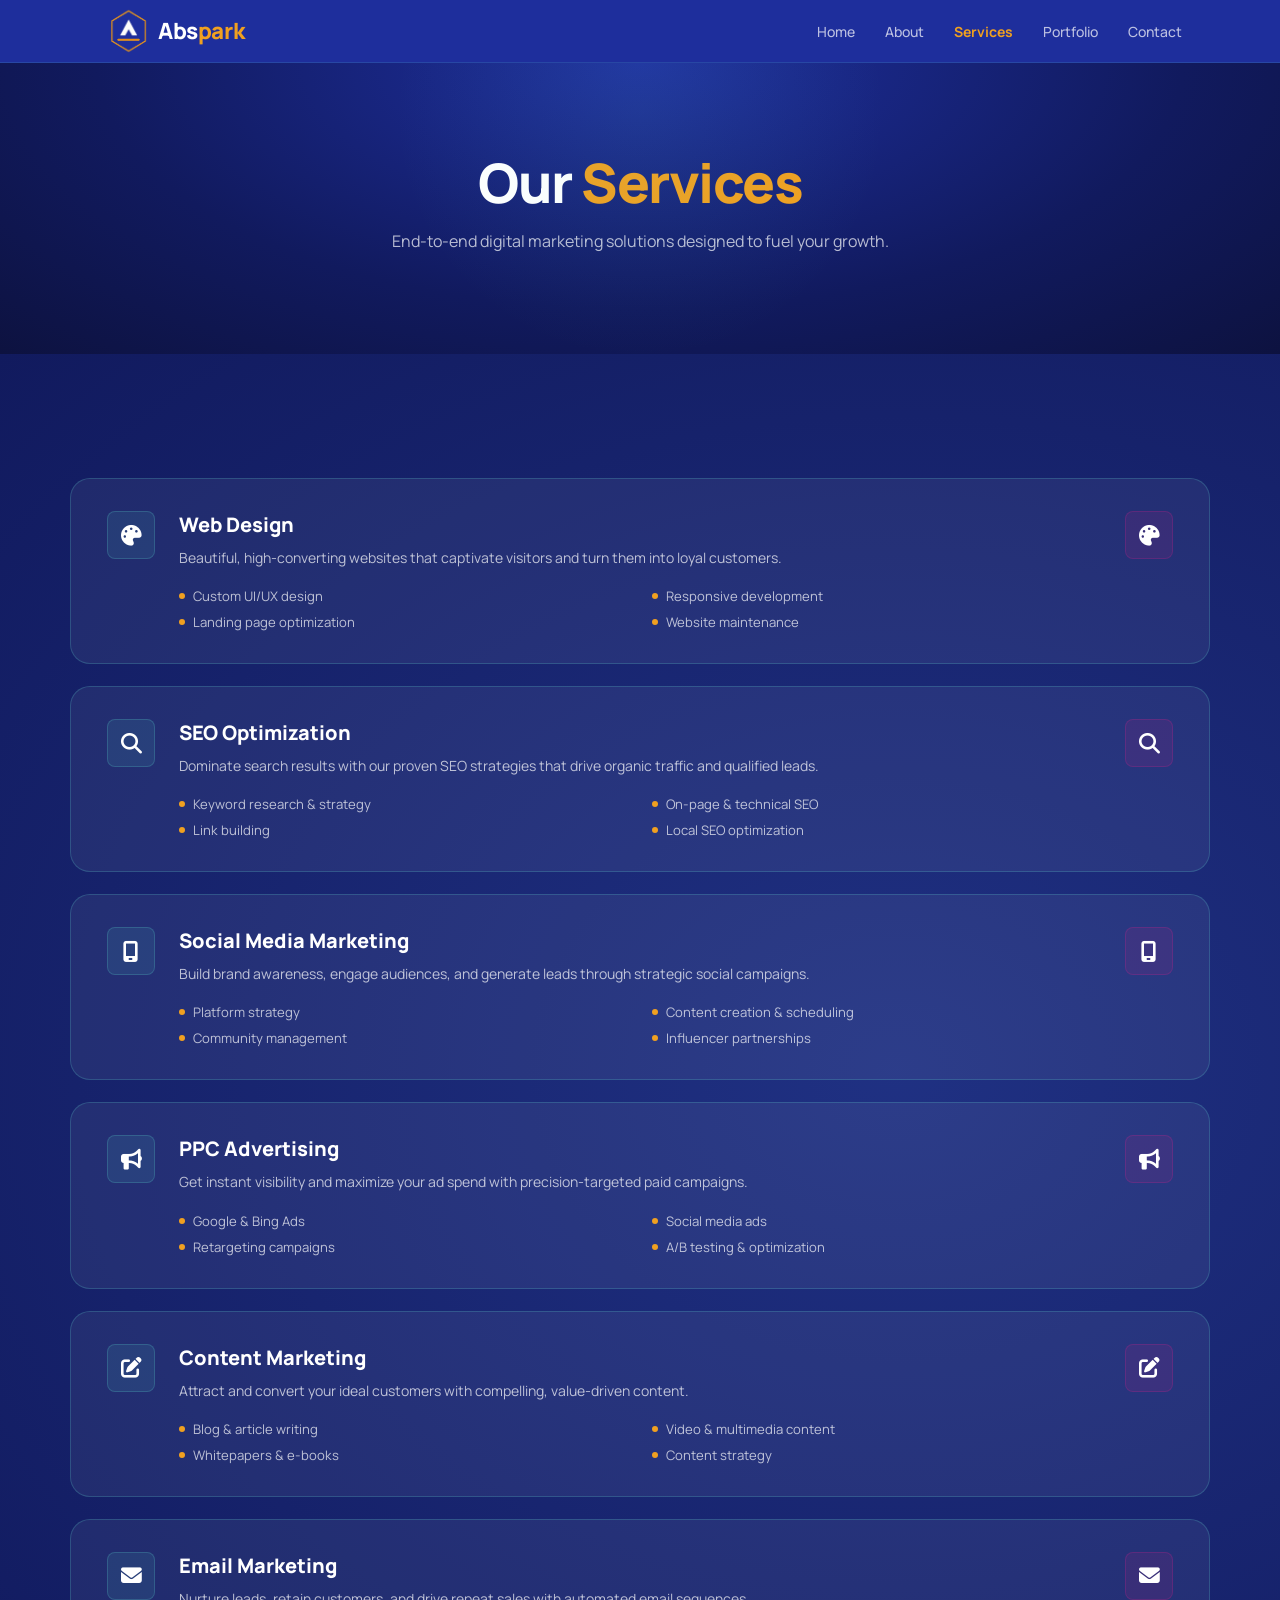
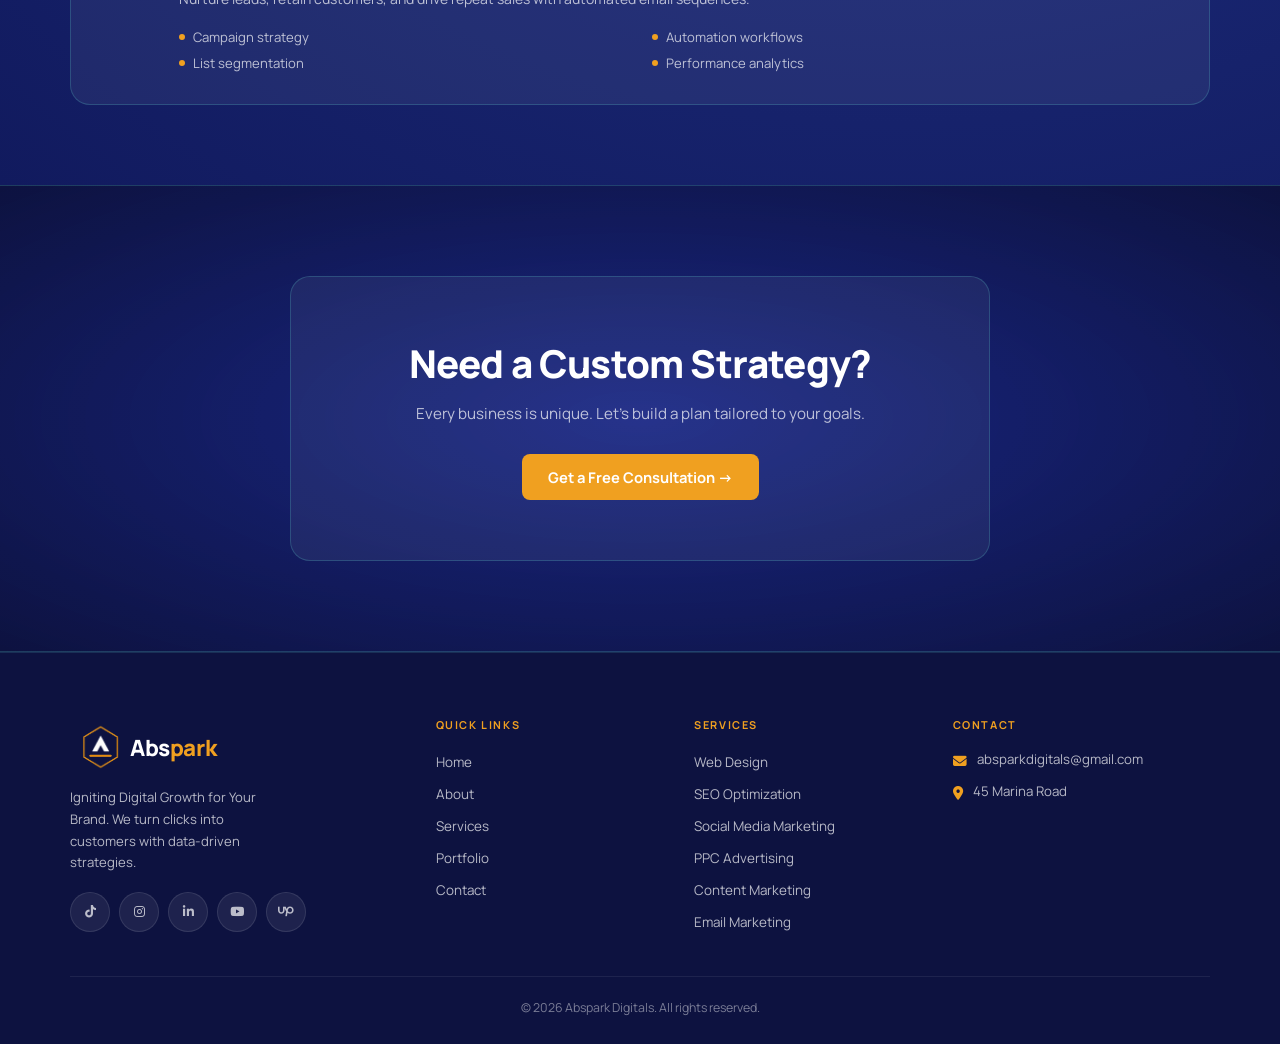
<file: services.html>
<!DOCTYPE html>
<html lang="en">

<head>
  <meta charset="UTF-8" />
  <meta name="viewport" content="width=device-width, initial-scale=1.0" />
  <title>Services – Abspark Digitals</title>
  <link rel="stylesheet" href="style.css" />
  <link rel="stylesheet" href="https://cdnjs.cloudflare.com/ajax/libs/font-awesome/6.5.1/css/all.min.css"
    integrity="sha512-DTOQO9RWCH3ppGqcWaEA1BIZOC6xxalwEsw9c2QQeAIftl+Vegovlnee1c9QX4TctnWMn13TZye+giMm8e2LwA=="
    crossorigin="anonymous" referrerpolicy="no-referrer" />
  <style>
    .services-list {
      display: flex;
      flex-direction: column;
      gap: 22px;
      margin-top: 44px;
    }

    .service-row {
      background: var(--card-bg);
      border: 1px solid var(--card-border);
      border-radius: var(--radius-lg);
      padding: 32px 36px;
      display: grid;
      grid-template-columns: auto 1fr auto;
      align-items: start;
      gap: 24px;
      transition: transform var(--transition), border-color var(--transition), box-shadow var(--transition);
    }

    .service-row:hover {
      transform: translateY(-4px);
      border-color: rgba(233, 30, 140, 0.35);
      box-shadow: 0 18px 44px rgba(0, 0, 0, 0.25);
    }

    .service-row .icon-box {
      margin-bottom: 0;
    }

    .service-row-body h2 {
      font-size: 1.25rem;
      font-weight: 800;
      margin-bottom: 8px;
    }

    .service-row-body p {
      font-size: 0.875rem;
      color: var(--color-white-70);
      line-height: 1.65;
      margin-bottom: 18px;
    }

    .features-grid {
      display: grid;
      grid-template-columns: 1fr 1fr;
      gap: 8px 24px;
    }

    .feature-item {
      display: flex;
      align-items: center;
      gap: 8px;
      font-size: 0.82rem;
      color: var(--color-white-70);
    }

    .feature-item::before {
      content: '';
      display: inline-block;
      width: 6px;
      height: 6px;
      border-radius: 50%;
      background: var(--color-hot-pink);
      flex-shrink: 0;
    }

    .service-row .icon-box-right {
      width: 48px;
      height: 48px;
      border-radius: var(--radius-sm);
      background: rgba(233, 30, 140, 0.10);
      border: 1px solid rgba(233, 30, 140, 0.20);
      display: flex;
      align-items: center;
      justify-content: center;
      font-size: 1.3rem;
    }

    @media (max-width: 700px) {
      .service-row {
        grid-template-columns: auto 1fr;
        grid-template-rows: auto auto;
      }

      .service-row .icon-box-right {
        display: none;
      }

      .features-grid {
        grid-template-columns: 1fr;
      }
    }
  </style>
</head>

<body>

  <nav>
    <div class="nav-inner">
      <a href="index.html" class="logo" style="display: flex; align-items: center;"><img
          src="./images/WhatsApp_Image_2026-07-28_at_6.49.47_PM-removebg-preview.png" alt="" style="width: 60px;">
        Abs<span>park</span>
      </a>
      <ul class="nav-links" id="navLinks">
        <li><a href="index.html">Home</a></li>
        <li><a href="about.html">About</a></li>
        <li><a href="services.html" class="active">Services</a></li>
        <li><a href="portfolio.html">Portfolio</a></li>
        <li><a href="contact.html">Contact</a></li>
        <!-- <li><a href="contact.html" class="btn-nav">Get a Free Quote</a></li> -->
      </ul>
      <button class="hamburger" onclick="toggleMenu()" aria-label="Menu">
        <span></span><span></span><span></span>
      </button>
    </div>
  </nav>

  <!-- HERO -->
  <section class="page-hero">
    <h1>Our <span>Services</span></h1>
    <p>End-to-end digital marketing solutions designed to fuel your growth.</p>
  </section>

  <!-- SERVICES LIST -->
  <section class="section section-mid">
    <div class="container">
      <div class="services-list">

        <!-- WEB DESIGN -->
        <div class="service-row">
          <div class="icon-box"><i class="fas fa-palette"></i></div>
          <div class="service-row-body">
            <h2>Web Design</h2>
            <p>Beautiful, high-converting websites that captivate visitors and turn them into loyal customers.
            </p>
            <div class="features-grid">
              <span class="feature-item">Custom UI/UX design</span>
              <span class="feature-item">Responsive development</span>
              <span class="feature-item">Landing page optimization</span>
              <span class="feature-item">Website maintenance</span>
            </div>
          </div>
          <div class="icon-box-right"><i class="fas fa-palette"></i></div>
        </div>


        <!-- SEO -->
        <div class="service-row">
          <div class="icon-box"><i class="fas fa-magnifying-glass"></i></div>
          <div class="service-row-body">
            <h2>SEO Optimization</h2>
            <p>Dominate search results with our proven SEO strategies that drive organic traffic and qualified leads.
            </p>
            <div class="features-grid">
              <span class="feature-item">Keyword research &amp; strategy</span>
              <span class="feature-item">On-page &amp; technical SEO</span>
              <span class="feature-item">Link building</span>
              <span class="feature-item">Local SEO optimization</span>
            </div>
          </div>
          <div class="icon-box-right"><i class="fas fa-magnifying-glass"></i></div>
        </div>

        <!-- Social Media -->
        <div class="service-row">
          <div class="icon-box"><i class="fas fa-mobile-screen"></i></div>
          <div class="service-row-body">
            <h2>Social Media Marketing</h2>
            <p>Build brand awareness, engage audiences, and generate leads through strategic social campaigns.</p>
            <div class="features-grid">
              <span class="feature-item">Platform strategy</span>
              <span class="feature-item">Content creation &amp; scheduling</span>
              <span class="feature-item">Community management</span>
              <span class="feature-item">Influencer partnerships</span>
            </div>
          </div>
          <div class="icon-box-right"><i class="fas fa-mobile-screen"></i></div>
        </div>

        <!-- PPC -->
        <div class="service-row">
          <div class="icon-box"><i class="fas fa-bullhorn"></i></div>
          <div class="service-row-body">
            <h2>PPC Advertising</h2>
            <p>Get instant visibility and maximize your ad spend with precision-targeted paid campaigns.</p>
            <div class="features-grid">
              <span class="feature-item">Google &amp; Bing Ads</span>
              <span class="feature-item">Social media ads</span>
              <span class="feature-item">Retargeting campaigns</span>
              <span class="feature-item">A/B testing &amp; optimization</span>
            </div>
          </div>
          <div class="icon-box-right"><i class="fas fa-bullhorn"></i></div>
        </div>

        <!-- Content -->
        <div class="service-row">
          <div class="icon-box"><i class="fas fa-pen-to-square"></i></div>
          <div class="service-row-body">
            <h2>Content Marketing</h2>
            <p>Attract and convert your ideal customers with compelling, value-driven content.</p>
            <div class="features-grid">
              <span class="feature-item">Blog &amp; article writing</span>
              <span class="feature-item">Video &amp; multimedia content</span>
              <span class="feature-item">Whitepapers &amp; e-books</span>
              <span class="feature-item">Content strategy</span>
            </div>
          </div>
          <div class="icon-box-right"><i class="fas fa-pen-to-square"></i></div>
        </div>

        <!-- Email -->
        <div class="service-row">
          <div class="icon-box"><i class="fas fa-envelope"></i></div>
          <div class="service-row-body">
            <h2>Email Marketing</h2>
            <p>Nurture leads, retain customers, and drive repeat sales with automated email sequences.</p>
            <div class="features-grid">
              <span class="feature-item">Campaign strategy</span>
              <span class="feature-item">Automation workflows</span>
              <span class="feature-item">List segmentation</span>
              <span class="feature-item">Performance analytics</span>
            </div>
          </div>
          <div class="icon-box-right"><i class="fas fa-envelope"></i></div>
        </div>

      </div>
    </div>
  </section>

  <!-- CTA -->
  <section class="cta-band">
    <div class="cta-box">
      <h2>Need a Custom Strategy?</h2>
      <p>Every business is unique. Let's build a plan tailored to your goals.</p>
      <a href="contact.html" class="btn btn-primary">Get a Free Consultation →</a>
    </div>
  </section>

  <!-- FOOTER -->
  <footer>
    <div class="footer-grid">
      <div class="footer-brand">
        <a href="index.html" class="logo" style="display: flex; align-items: center;"><img
            src="./images/WhatsApp_Image_2026-07-28_at_6.49.47_PM-removebg-preview.png" alt="" style="width: 60px;">
          Abs<span>park</span></a>
        <p>Igniting Digital Growth for Your Brand. We turn clicks into customers with data-driven strategies.</p>
        <div class="socials">
          <a href="https://www.tiktok.com/@abspark.digitals?_r=1&_t=ZS-98Pm9xiYxRB" aria-label="TikTok" target="_blank"
            rel="noopener"><i class="fab fa-tiktok"></i></a>
          <a href="https://www.instagram.com/absparkdigitals1" aria-label="Instagram" target="_blank" rel="noopener"><i
              class="fab fa-instagram"></i></a>
          <a href="http://www.linkedin.com/in/yusuffabubakarikeoluwa" aria-label="LinkedIn" target="_blank"
            rel="noopener"><i class="fab fa-linkedin-in"></i></a>
          <a href="https://www.youtube.com/@AbsparkDigitals" aria-label="YouTube" target="_blank" rel="noopener"><i
              class="fab fa-youtube"></i></a>
          <a href="https://www.upwork.com/freelancers/~01b91fa223d00d0dec" aria-label="Upwork" target="_blank"
            rel="noopener"><i class="fab fa-upwork"></i></a>
        </div>


      </div>
      <div class="footer-col">
        <h4>Quick Links</h4>
        <ul>
          <li><a href="index.html">Home</a></li>
          <li><a href="about.html">About</a></li>
          <li><a href="services.html">Services</a></li>
          <li><a href="portfolio.html">Portfolio</a></li>
          <li><a href="contact.html">Contact</a></li>
        </ul>
      </div>
      <div class="footer-col">
        <h4>Services</h4>
        <ul>
          <li><a href="services.html">Web Design</a></li>
          <li><a href="services.html">SEO Optimization</a></li>
          <li><a href="services.html">Social Media Marketing</a></li>
          <li><a href="services.html">PPC Advertising</a></li>
          <li><a href="services.html">Content Marketing</a></li>
          <li><a href="services.html">Email Marketing</a></li>
        </ul>
      </div>
      <div class="footer-col">
        <h4>Contact</h4>
        <div class="contact-row"><span class="ico"><i
              class="fas fa-envelope"></i></span><span>absparkdigitals@gmail.com</span></div>
        <!-- <div class="contact-row"><span class="ico"><i class="fas fa-phone"></i></span><span>+1 (555) 123-4567</span></div> -->
        <div class="contact-row"><span class="ico"><i class="fas fa-location-dot"></i></span><span>45 Marina Road</span>
        </div>
      </div>
    </div>
    <p class="footer-bottom">© 2026 Abspark Digitals. All rights reserved.</p>
  </footer>

  <script>
    function toggleMenu() {
      document.getElementById('navLinks').classList.toggle('open');
    }
  </script>
</body>

</html>
</file>
<file: style.css>
/* ═══════════════════════════════════════
   ABSPARK DIGITALS — SHARED STYLESHEET
   Color palette: Dark Maroon / Hot Pink
═══════════════════════════════════════ */

@import url('https://fonts.googleapis.com/css2?family=Manrope:wght@400;500;600;700;800&display=swap');

*, *::before, *::after { box-sizing: border-box; margin: 0; padding: 0; }

:root {
  /* Primary Blues */
  --color-deep-blue:    #267FB7;
  --color-mid-blue:     #3a5bc7;
  --color-light-blue:   #5b8fe8;

  /* Purple */
  --color-purple:       #6C4C98;
  --color-purple-light: #9b6fd4;

  /* Teal / Cyan */
  --color-teal:         #5dd5ce;
  --color-teal-light:   #a8e8e4;
  --color-teal-bg:      #7ecfca;

  /* Gold / Lightning */
  --color-gold:         #f0a020;
  --color-gold-bright:  #f5c842;

  /* Typography */
  --color-white:    #ffffff;
  --color-white-70: rgba(255,255,255,0.70);
  --color-white-45: rgba(255,255,255,0.45);

  /* Derived — mapped to brand roles */
  --color-deep-black:   #0d1240;
  --color-dark-maroon:  #111a5e;
  --color-deep-crimson: #1e2f9e;
  --color-card-surface: #1a2680;
  --color-hot-pink:     #f0a020;
  --color-pink-dark:    #c87d10;
  --color-coral-red:    #f5c842;
  --card-bg:            rgba(255,255,255,0.06);
  --card-border:        rgba(93,213,206,0.22);
  --radius-sm:   8px;
  --radius-md:   12px;
  --radius-lg:   20px;
  --transition:  0.22s ease;
}

html { scroll-behavior: smooth; }

body {
  font-family: 'Manrope', sans-serif;
  background: var(--color-dark-maroon);
  color: var(--color-white);
  min-height: 100vh;
  -webkit-font-smoothing: antialiased;
}

/* ─── SCROLLBAR ─── */
::-webkit-scrollbar { width: 6px; }
::-webkit-scrollbar-track { background: var(--color-deep-black); }
::-webkit-scrollbar-thumb { background: var(--color-mid-blue); border-radius: 3px; }

/* ─── NAV ─── */
nav {
  background:#1E2E9C;
  backdrop-filter: blur(10px);
  -webkit-backdrop-filter: blur(10px);
  position: sticky;
  top: 0;
  z-index: 200;
  border-bottom: 1px solid rgba(93,213,206,0.15);
}
.nav-inner {
  max-width: 1140px;
  margin: 0 auto;
  padding: 0 28px;
  height: 62px;
  display: flex;
  align-items: center;
  justify-content: space-between;
}
.logo {
  font-size: 1.4rem;
  font-weight: 800;
  color: var(--color-white);
  text-decoration: none;
  letter-spacing: -0.4px;
}
.logo span { color: var(--color-hot-pink); }
.nav-links {
  display: flex;
  align-items: center;
  gap: 30px;
  list-style: none;
}
.nav-links a {
  color: var(--color-white-70);
  text-decoration: none;
  font-size: 0.875rem;
  font-weight: 500;
  transition: color var(--transition);
}
.nav-links a:hover,
.nav-links a.active { color: var(--color-white); }
.nav-links a.active { color: var(--color-hot-pink); font-weight: 700; }
.btn-nav {
  background: var(--color-hot-pink) !important;
  color: var(--color-white) !important;
  padding: 9px 20px !important;
  border-radius: var(--radius-sm) !important;
  font-weight: 700 !important;
  font-size: 0.85rem !important;
  transition: background var(--transition) !important;
  white-space: nowrap;
}
.btn-nav:hover { background: var(--color-pink-dark) !important; }

.hamburger {
  display: none;
  flex-direction: column;
  gap: 5px;
  cursor: pointer;
  padding: 4px;
  background: none;
  border: none;
}
.hamburger span {
  display: block;
  width: 22px;
  height: 2px;
  background: var(--color-white);
  border-radius: 2px;
  transition: var(--transition);
}

/* ─── HERO / PAGE HEADER ─── */
.page-hero {
  background: radial-gradient(ellipse at 50% 0%, var(--color-deep-crimson) 0%, var(--color-dark-maroon) 60%, var(--color-deep-black) 100%);
  text-align: center;
  padding: 90px 28px 100px;
  position: relative;
  overflow: hidden;
}
.page-hero::before {
  content: '';
  position: absolute;
  width: 500px; height: 500px;
  border-radius: 50%;
  background: radial-gradient(circle, rgba(93,213,206,0.08) 0%, transparent 70%);
  top: -200px; left: 50%;
  transform: translateX(-50%);
}
.page-badge {
  display: inline-block;
  font-size: 0.7rem;
  font-weight: 700;
  letter-spacing: 2px;
  text-transform: uppercase;
  color: var(--color-white-70);
  border: 1px solid var(--card-border);
  padding: 5px 14px;
  border-radius: 20px;
  margin-bottom: 22px;
  background: rgba(255,255,255,0.04);
}
.page-hero h1 {
  font-size: clamp(2.4rem, 5vw, 3.4rem);
  font-weight: 800;
  letter-spacing: -1.5px;
  line-height: 1.08;
}
.page-hero h1 span { color: var(--color-hot-pink); }
.page-hero p {
  margin-top: 16px;
  font-size: 1rem;
  color: var(--color-white-70);
  max-width: 560px;
  margin-inline: auto;
  line-height: 1.65;
}

/* ─── SECTION WRAPPERS ─── */
.section {
  padding: 80px 28px;
}
.section-dark {
  background: radial-gradient(ellipse at 30% 50%, rgba(30,47,158,0.5) 0%, var(--color-deep-black) 100%);
}
.section-mid {
  background: radial-gradient(ellipse at 70% 50%, rgba(58,91,199,0.35) 0%, var(--color-dark-maroon) 100%);
}
.container {
  max-width: 1140px;
  margin: 0 auto;
}
.section-label {
  font-size: 0.7rem;
  font-weight: 700;
  letter-spacing: 2px;
  text-transform: uppercase;
  color: var(--color-hot-pink);
  margin-bottom: 10px;
}
.section-title {
  font-size: clamp(1.8rem, 3.5vw, 2.6rem);
  font-weight: 800;
  letter-spacing: -1px;
  line-height: 1.1;
}
.section-title span { color: var(--color-hot-pink); }
.section-sub {
  font-size: 0.95rem;
  color: var(--color-white-70);
  margin-top: 10px;
  line-height: 1.6;
}

/* ─── CARDS ─── */
.card {
  background: var(--card-bg);
  border: 1px solid var(--card-border);
  border-radius: var(--radius-lg);
  padding: 28px;
  backdrop-filter: blur(6px);
  transition: transform var(--transition), box-shadow var(--transition), border-color var(--transition);
}
.card:hover {
  transform: translateY(-5px);
  box-shadow: 0 20px 50px rgba(0,0,0,0.3);
  border-color: rgba(93,213,206,0.35);
}
.card-tag {
  font-size: 0.68rem;
  font-weight: 700;
  letter-spacing: 1.4px;
  text-transform: uppercase;
  color: var(--color-hot-pink);
  margin-bottom: 10px;
}
.card h2, .card h3 {
  font-size: 1.15rem;
  font-weight: 800;
  color: var(--color-white);
  margin-bottom: 10px;
}
.card p {
  font-size: 0.86rem;
  color: var(--color-white-70);
  line-height: 1.65;
}
.divider {
  height: 1px;
  background: rgba(255,255,255,0.10);
  margin: 20px 0;
}

/* ─── ICON BOX ─── */
.icon-box {
  width: 48px; height: 48px;
  border-radius: var(--radius-sm);
  background: rgba(93,213,206,0.10);
  border: 1px solid rgba(93,213,206,0.22);
  display: flex;
  align-items: center;
  justify-content: center;
  font-size: 1.3rem;
  margin-bottom: 16px;
  flex-shrink: 0;
}

/* ─── BUTTONS ─── */
.btn {
  display: inline-flex;
  align-items: center;
  gap: 8px;
  text-decoration: none;
  font-weight: 700;
  font-size: 0.92rem;
  border-radius: var(--radius-sm);
  padding: 13px 26px;
  transition: transform var(--transition), background var(--transition);
  cursor: pointer;
  border: none;
}
.btn:hover { transform: translateY(-2px); }
.btn-primary {
  background: var(--color-hot-pink);
  color: var(--color-white);
}
.btn-primary:hover { background: var(--color-pink-dark); }
.btn-secondary {
  background: rgba(255,255,255,0.08);
  color: var(--color-white);
  border: 1px solid rgba(255,255,255,0.15);
}
.btn-secondary:hover { background: rgba(255,255,255,0.14); }

/* ─── CTA BAND ─── */
.cta-band {
  background: radial-gradient(ellipse at 50% 50%, rgba(30,47,158,0.6) 0%, var(--color-deep-black) 100%);
  border-top: 1px solid var(--card-border);
  border-bottom: 1px solid var(--card-border);
  padding: 90px 28px;
  text-align: center;
}
.cta-box {
  background: var(--card-bg);
  border: 1px solid var(--card-border);
  border-radius: var(--radius-lg);
  padding: 60px 40px;
  max-width: 700px;
  margin: 0 auto;
}
.cta-box h2 {
  font-size: clamp(1.8rem, 3.5vw, 2.4rem);
  font-weight: 800;
  letter-spacing: -0.8px;
}
.cta-box p {
  color: var(--color-white-70);
  margin-top: 12px;
  font-size: 0.95rem;
  line-height: 1.6;
}
.cta-box .btn { margin-top: 28px; }

/* ─── FOOTER ─── */
footer {
  background: var(--color-deep-black);
  border-top: 1px solid rgba(93,213,206,0.15);
  padding: 64px 28px 28px;
}
.footer-grid {
  max-width: 1140px;
  margin: 0 auto;
  display: grid;
  grid-template-columns: 1.5fr 1fr 1fr 1.2fr;
  gap: 44px;
  padding-bottom: 44px;
  border-bottom: 1px solid rgba(255,255,255,0.07);
}
.footer-brand p {
  font-size: 0.82rem;
  color: var(--color-white-70);
  margin-top: 10px;
  line-height: 1.65;
  max-width: 200px;
}
.socials {
  display: flex;
  gap: 9px;
  margin-top: 18px;
}
.socials a {
  width: 40px; height: 40px;
  border-radius: 50%;
  background: rgba(255,255,255,0.07);
  border: 1px solid rgba(255,255,255,0.10);
  display: flex;
  align-items: center;
  justify-content: center;
  color: var(--color-white-70);
  text-decoration: none;
  font-size: 0.78rem;
  font-weight: 700;
  transition: background var(--transition), color var(--transition), border-color var(--transition);
}
.socials a:hover {
  background: var(--color-hot-pink);
  border-color: var(--color-hot-pink);
  color: var(--color-white);
}
.footer-col h4 {
  font-size: 0.68rem;
  font-weight: 700;
  letter-spacing: 1.6px;
  text-transform: uppercase;
  color: var(--color-hot-pink);
  margin-bottom: 18px;
}
.footer-col ul { list-style: none; display: flex; flex-direction: column; gap: 10px; }
.footer-col ul a {
  font-size: 0.84rem;
  color: var(--color-white-70);
  text-decoration: none;
  transition: color var(--transition);
}
.footer-col ul a:hover { color: var(--color-white); }
.contact-row {
  display: flex;
  align-items: flex-start;
  gap: 10px;
  margin-bottom: 11px;
}
.contact-row .ico { font-size: 0.85rem; margin-top: 1px; color: var(--color-hot-pink); }
.contact-row span { font-size: 0.83rem; color: var(--color-white-70); line-height: 1.5; }
.footer-bottom {
  max-width: 1140px;
  margin: 22px auto 0;
  text-align: center;
  font-size: 0.77rem;
  color: var(--color-white-45);
}

/* ─── STATS BAR ─── */
.stats-bar {
  background: radial-gradient(ellipse at 50% 50%, rgba(30,47,158,0.4) 0%, var(--color-deep-black) 100%);
  padding: 60px 28px;
}
.stats-bar .container {
  display: grid;
  grid-template-columns: repeat(4, 1fr);
  gap: 20px;
  text-align: center;
}
.stat-item .val {
  font-size: 2.4rem;
  font-weight: 800;
  color: var(--color-hot-pink);
  display: block;
  line-height: 1;
}
.stat-item .lbl {
  font-size: 0.8rem;
  color: var(--color-white-70);
  margin-top: 6px;
  display: block;
}

/* ─── FORM ─── */
.form-group { margin-bottom: 20px; }
.form-row { display: grid; grid-template-columns: 1fr 1fr; gap: 16px; margin-bottom: 20px; }
label {
  display: block;
  font-size: 0.82rem;
  font-weight: 600;
  color: var(--color-white-70);
  margin-bottom: 7px;
}
label .req { color: var(--color-hot-pink); margin-left: 2px; }
input, textarea, select {
  width: 100%;
  background: rgba(255,255,255,0.06);
  border: 1px solid rgba(255,255,255,0.12);
  border-radius: var(--radius-sm);
  padding: 11px 14px;
  color: var(--color-white);
  font-family: 'Manrope', sans-serif;
  font-size: 0.875rem;
  transition: border-color var(--transition), background var(--transition);
  outline: none;
}
input::placeholder, textarea::placeholder { color: var(--color-white-45); }
input:focus, textarea:focus {
  border-color: rgba(93,213,206,0.50);
  background: rgba(255,255,255,0.09);
}
textarea { resize: vertical; min-height: 140px; }

/* ─── MOBILE ─── */
@media (max-width: 900px) {
  .footer-grid { grid-template-columns: 1fr 1fr; }
}
@media (max-width: 700px) {
  .nav-links { display: none; }
  .hamburger { display: flex; }
  .nav-links.open {
    display: flex;
    flex-direction: column;
    position: absolute;
    top: 62px; left: 0; right: 0;
    background: var(--color-deep-black);
    padding: 20px 28px 26px;
    gap: 20px;
    z-index: 300;
    border-bottom: 1px solid rgba(93,213,206,0.15);
  }
  .footer-grid { grid-template-columns: 1fr; gap: 28px; }
  .form-row { grid-template-columns: 1fr; }
  .stats-bar .container { grid-template-columns: repeat(2, 1fr); }
  .page-hero { padding: 60px 20px 70px; }
}
</file>
